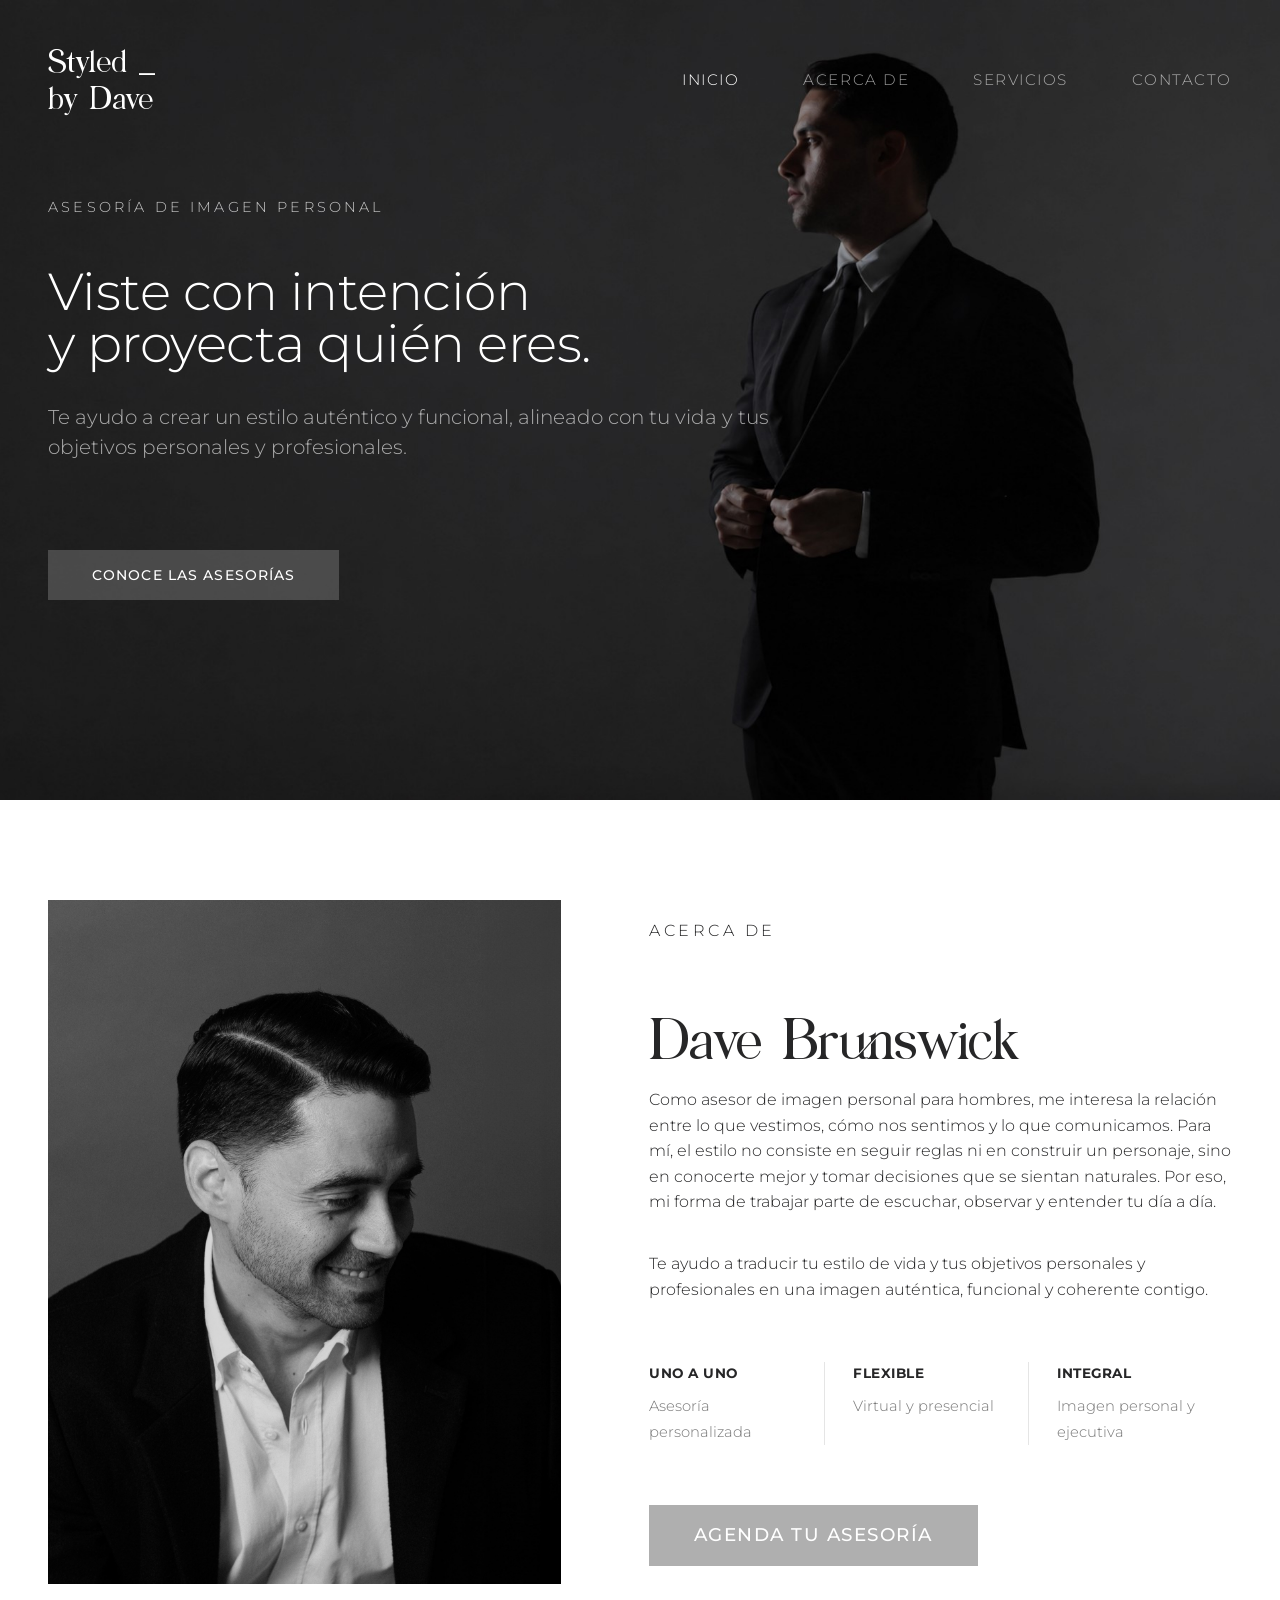
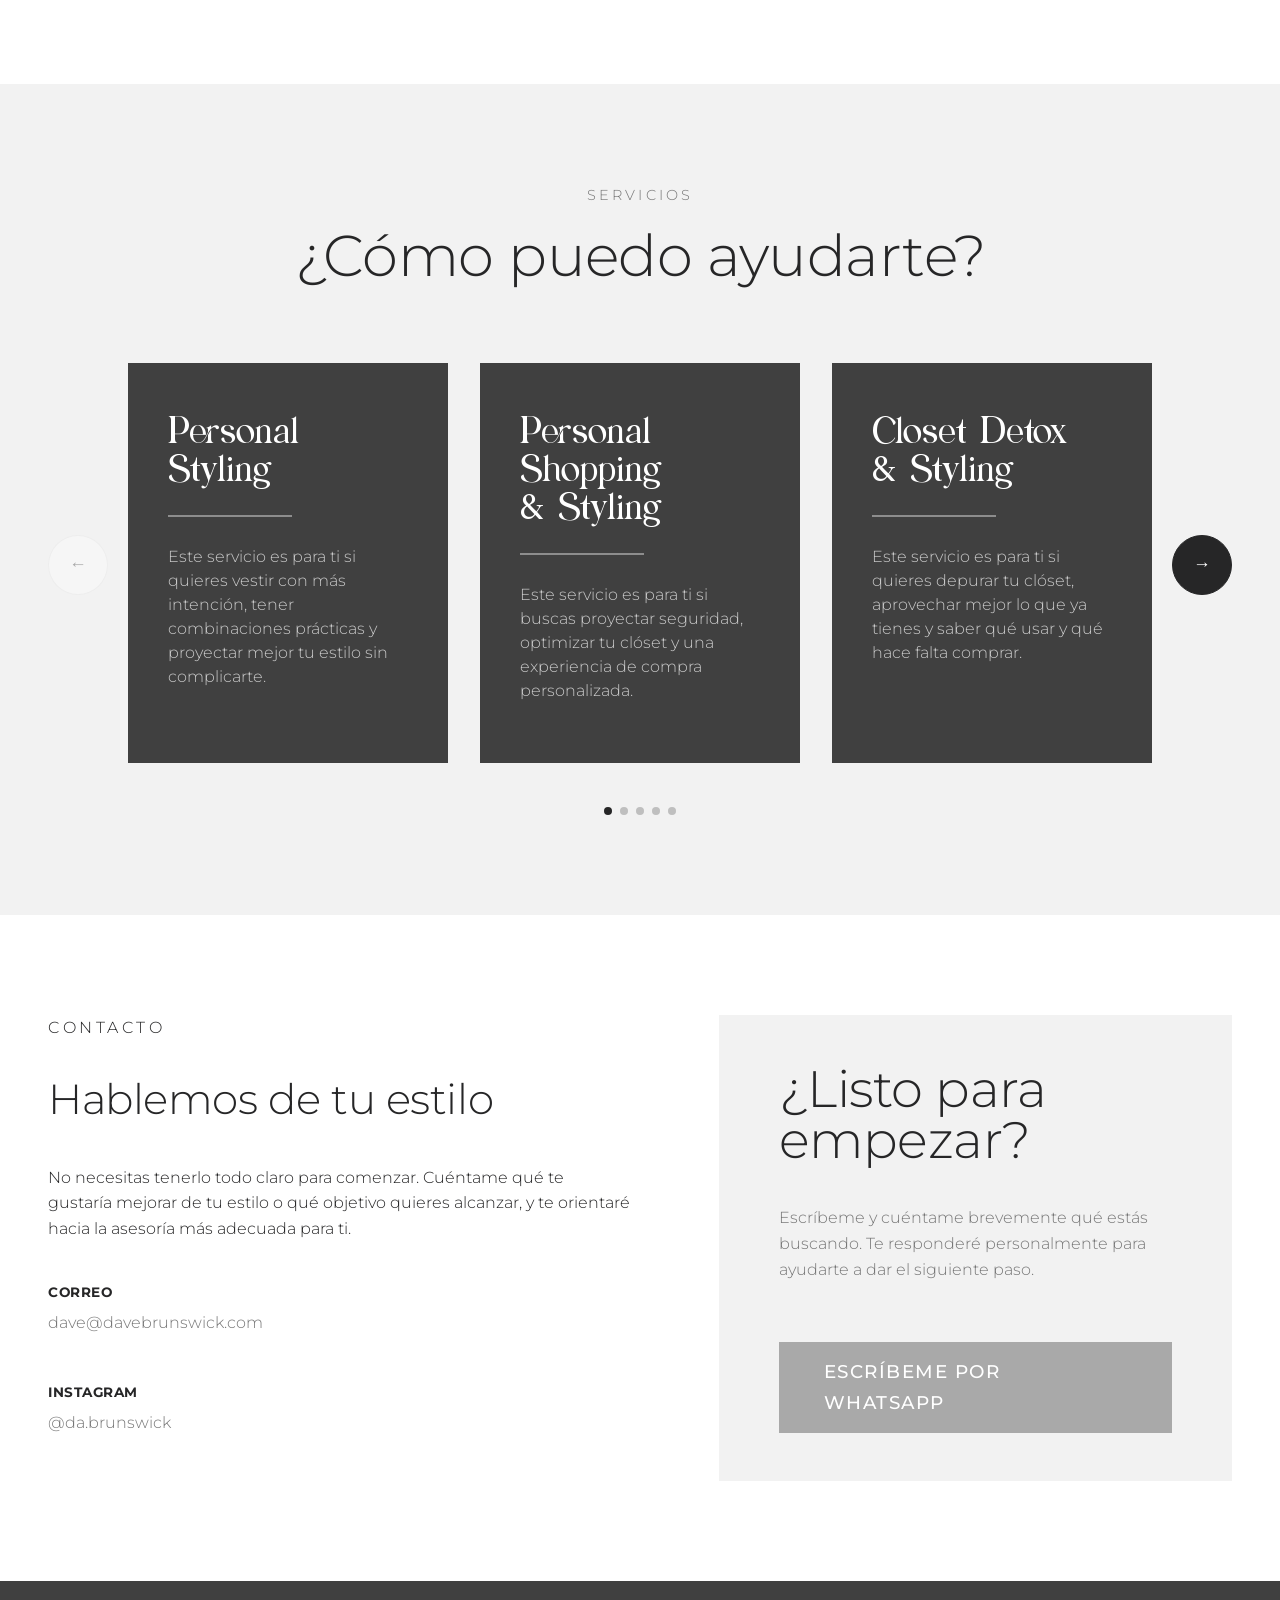
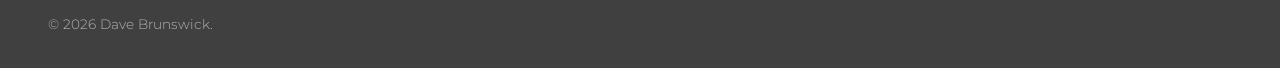
<file: index.html>
<!DOCTYPE html>
<html lang="es">
<head>
<meta charset="UTF-8">
<meta name="viewport" content="width=device-width, initial-scale=1.0">
<title>Styled by Dave · Asesoría de imagen personal</title>
<meta name="description" content="Asesoría de imagen personal para hombres: viste con intención y proyecta quién eres.">
<link rel="stylesheet" href="css/styles.css">
</head>
<body>

<header class="site-header" id="site-header">
  <div class="container header-inner">
    <a href="#inicio" class="logo">
      <span class="logo-line">Styled&nbsp;_</span>
      <span class="logo-line">by Dave</span>
    </a>

    <button class="nav-toggle" id="nav-toggle" aria-label="Abrir menú" aria-expanded="false">
      <span></span><span></span><span></span>
    </button>

    <nav class="main-nav" id="main-nav">
      <a href="#inicio" class="active">Inicio</a>
      <a href="#acerca-de">Acerca de</a>
      <a href="#servicios">Servicios</a>
      <a href="#contacto">Contacto</a>
    </nav>
  </div>
</header>

<main>

  <!-- ===== INICIO ===== -->
  <section id="inicio" class="hero">
    <div class="container">
      <div class="hero-inner">
        <p class="eyebrow">Asesoría de imagen personal</p>
        <h1>Viste con intención<br>y proyecta quién eres.</h1>
        <p class="hero-subtitle">
          Te ayudo a crear un estilo auténtico y funcional, alineado con tu vida y tus objetivos personales y profesionales.
        </p>
        <a href="#servicios" class="btn btn-primary">Conoce las asesorías</a>
      </div>
    </div>
  </section>

  <!-- ===== ACERCA DE ===== -->
  <section id="acerca-de" class="about">
    <div class="container about-inner">
      <div class="about-image">
        <img src="assets/images/dave-perfil.jpg" alt="Foto de Dave Brunswick">
      </div>
      <div class="about-content">
        <p class="eyebrow">Acerca de</p>
        <h2>Dave Brunswick</h2>
        <p>
          Como asesor de imagen personal para hombres, me interesa la relación entre lo que vestimos, cómo nos sentimos y lo
          que comunicamos. Para mí, el estilo no consiste en seguir reglas ni en construir un personaje, sino en conocerte
          mejor y tomar decisiones que se sientan naturales. Por eso, mi forma de trabajar parte de escuchar, observar y
          entender tu día a día.
        </p>
        <p>
          Te ayudo a traducir tu estilo de vida y tus objetivos personales y profesionales en una imagen auténtica, funcional
          y coherente contigo.
        </p>
        <ul class="about-features">
          <li><strong>Uno a uno</strong><span>Asesoría personalizada</span></li>
          <li><strong>Flexible</strong><span>Virtual y presencial</span></li>
          <li><strong>Integral</strong><span>Imagen personal y ejecutiva</span></li>
        </ul>
        <a href="#contacto" class="btn btn-primary">Agenda tu asesoría</a>
      </div>
    </div>
  </section>

  <!-- ===== SERVICIOS ===== -->
  <section id="servicios" class="services">
    <div class="container">
      <p class="eyebrow center">Servicios</p>
      <h2 class="section-title center">¿Cómo puedo ayudarte?</h2>

      <div class="carousel" id="services-carousel">
        <button class="carousel-arrow carousel-prev" id="carousel-prev" aria-label="Servicio anterior">&#8592;</button>

        <div class="carousel-track" id="carousel-track">

          <a class="service-card" href="servicios/personal-styling.html">
            <h3>Personal<br>Styling</h3>
            <div class="service-card-rule"></div>
            <p>Este servicio es para ti si quieres vestir con más intención, tener combinaciones prácticas y proyectar mejor tu estilo sin complicarte.</p>
          </a>

          <a class="service-card" href="servicios/personal-shopping-styling.html">
            <h3>Personal Shopping<br>&amp; Styling</h3>
            <div class="service-card-rule"></div>
            <p>Este servicio es para ti si buscas proyectar seguridad, optimizar tu clóset y una experiencia de compra personalizada.</p>
          </a>

          <a class="service-card" href="servicios/closet-detox-styling.html">
            <h3>Closet Detox<br>&amp; Styling</h3>
            <div class="service-card-rule"></div>
            <p>Este servicio es para ti si quieres depurar tu clóset, aprovechar mejor lo que ya tienes y saber qué usar y qué hace falta comprar.</p>
          </a>

          <a class="service-card" href="servicios/closet-styling.html">
            <h3>Closet<br>Styling</h3>
            <div class="service-card-rule"></div>
            <p>Este servicio es para ti si quieres construir un clóset con lo esencial, aprovechar mejor tus prendas y nuevas combinaciones que hagan más fácil vestirte cada día.</p>
          </a>

          <a class="service-card" href="servicios/executive-image-styling.html">
            <h3>Executive Image<br>&amp; Styling</h3>
            <div class="service-card-rule"></div>
            <p>Este servicio está diseñado para ejecutivos que desean proyectar una imagen más sólida, actual y alineada a su entorno profesional.</p>
          </a>

          <a class="service-card" href="servicios/executive-shopping-styling.html">
            <h3>Executive Shopping<br>&amp; Styling</h3>
            <div class="service-card-rule"></div>
            <p>Servicio para ejecutivos que buscan proyectar coherencia profesional, optimizando su clóset y comprando con intención.</p>
          </a>

          <a class="service-card" href="servicios/executive-premium-styling.html">
            <h3>Executive Premium<br>&amp; Styling</h3>
            <div class="service-card-rule"></div>
            <p>Este servicio está diseñado para perfiles ejecutivos que desean trabajar su imagen de forma más completa y elevada.</p>
          </a>

        </div>

        <button class="carousel-arrow carousel-next" id="carousel-next" aria-label="Siguiente servicio">&#8594;</button>
      </div>

      <div class="carousel-dots" id="carousel-dots"></div>
    </div>
  </section>

  <!-- ===== CONTACTO ===== -->
  <section id="contacto" class="contact">
    <div class="container contact-inner">
      <div class="contact-info">
        <p class="eyebrow">Contacto</p>
        <h2>Hablemos de tu estilo</h2>
        <p>No necesitas tenerlo todo claro para comenzar. Cuéntame qué te gustaría mejorar de tu estilo o qué objetivo quieres alcanzar, y te orientaré hacia la asesoría más adecuada para ti.</p>

        <div class="contact-block">
          <h3>Correo</h3>
          <a href="mailto:dave@davebrunswick.com">dave@davebrunswick.com</a>
        </div>

        <div class="contact-block">
          <h3>Instagram</h3>
          <a href="https://instagram.com/da.brunswick" target="_blank" rel="noopener">@da.brunswick</a>
        </div>
      </div>

      <div class="contact-cta">
        <h2>¿Listo para empezar?</h2>
        <p class="contact-cta-text">Escríbeme y cuéntame brevemente qué estás buscando. Te responderé personalmente para ayudarte a dar el siguiente paso.</p>
        <a href="https://wa.me/528120721229" target="_blank" rel="noopener" class="btn btn-primary btn-whatsapp">Escríbeme por WhatsApp</a>
      </div>
    </div>
  </section>

</main>

<footer class="site-footer">
  <div class="container footer-inner">
    <span>© <span id="year"></span> Dave Brunswick.</span>
  </div>
</footer>

<script src="js/script.js"></script>
</body>
</html>
</file>
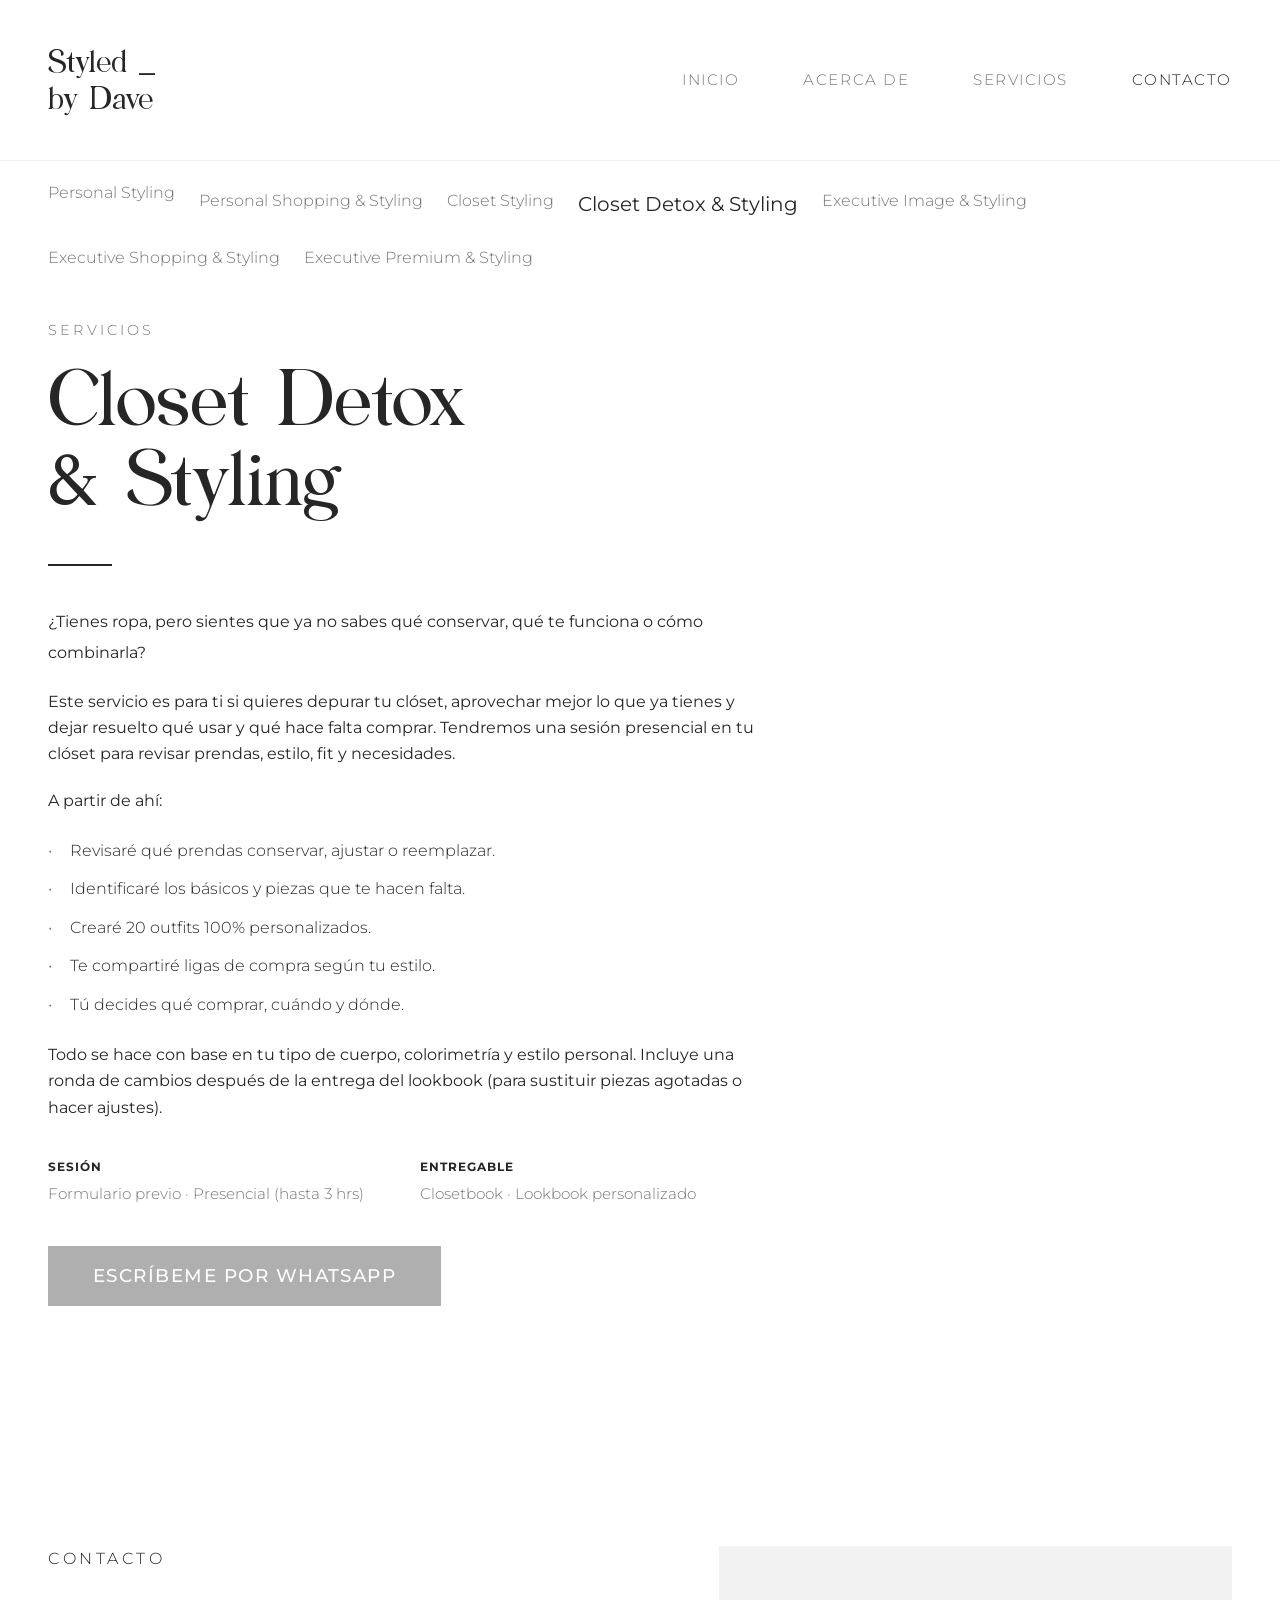
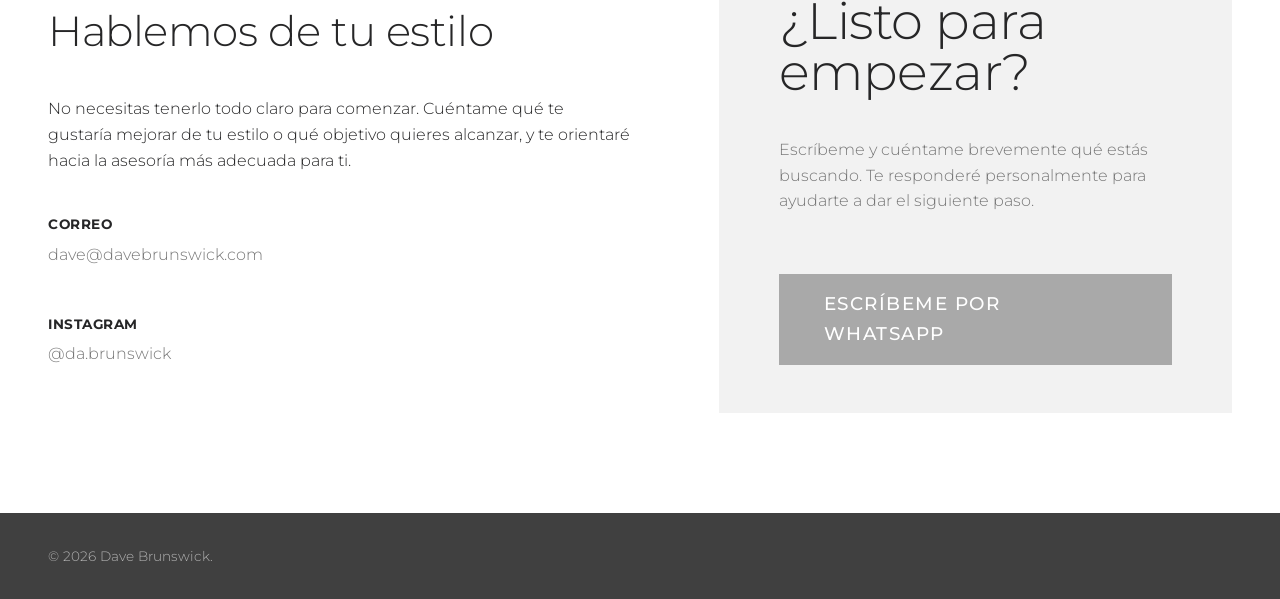
<file: servicios/closet-detox-styling.html>
<!DOCTYPE html>
<html lang="es">
<head>
<meta charset="UTF-8">
<meta name="viewport" content="width=device-width, initial-scale=1.0">
<title>Closet Detox & Styling · Styled by Dave</title>
<meta name="description" content="Depura tu clóset, aprovecha mejor lo que ya tienes y descubre qué hace falta comprar.">
<link rel="stylesheet" href="../css/styles.css">
</head>
<body class="page-interior">

<header class="site-header" id="site-header">
  <div class="container header-inner">
    <a href="../index.html#inicio" class="logo">
      <span class="logo-line">Styled&nbsp;_</span>
      <span class="logo-line">by Dave</span>
    </a>

    <button class="nav-toggle" id="nav-toggle" aria-label="Abrir menú" aria-expanded="false">
      <span></span><span></span><span></span>
    </button>

    <nav class="main-nav" id="main-nav">
      <a href="../index.html#inicio">Inicio</a>
      <a href="../index.html#acerca-de">Acerca de</a>
      <a href="../index.html#servicios" class="active">Servicios</a>
      <a href="#contacto">Contacto</a>
    </nav>
  </div>
</header>

<main>

  <section class="service-detail">
    <div class="container service-detail-layout">

      <nav class="service-sidebar">
        <a href="personal-styling.html">Personal Styling</a>
        <a href="personal-shopping-styling.html">Personal Shopping &amp; Styling</a>
        <a href="closet-styling.html">Closet Styling</a>
        <a href="closet-detox-styling.html" class="active">Closet Detox &amp; Styling</a>
        <a href="executive-image-styling.html">Executive Image &amp; Styling</a>
        <a href="executive-shopping-styling.html">Executive Shopping &amp; Styling</a>
        <a href="executive-premium-styling.html">Executive Premium &amp; Styling</a>
      </nav>

      <div class="service-panel">
        <p class="eyebrow">Servicios</p>
        <h1>Closet Detox<br>&amp; Styling</h1>
        <div class="service-panel-rule"></div>

        <div class="service-panel-content">
          <p class="service-lede">¿Tienes ropa, pero sientes que ya no sabes qué conservar, qué te funciona o cómo combinarla?</p>

          <p>Este servicio es para ti si quieres depurar tu clóset, aprovechar mejor lo que ya tienes y dejar resuelto qué usar y qué hace falta comprar. Tendremos una sesión presencial en tu clóset para revisar prendas, estilo, fit y necesidades.</p>
          <p>A partir de ahí:</p>

          <ul class="service-features">
          <li>Revisaré qué prendas conservar, ajustar o reemplazar.</li>
          <li>Identificaré los básicos y piezas que te hacen falta.</li>
          <li>Crearé 20 outfits 100% personalizados.</li>
          <li>Te compartiré ligas de compra según tu estilo.</li>
          <li>Tú decides qué comprar, cuándo y dónde.</li>
          </ul>

          <p>Todo se hace con base en tu tipo de cuerpo, colorimetría y estilo personal. Incluye una ronda de cambios después de la entrega del lookbook (para sustituir piezas agotadas o hacer ajustes).</p>

          <div class="service-meta-box">
          <div><span>Sesión</span><strong>Formulario previo · Presencial (hasta 3 hrs)</strong></div>
          <div><span>Entregable</span><strong>Closetbook · Lookbook personalizado</strong></div>
          </div>

          <a href="https://wa.me/528120721229?text=Hola%20Dave%2C%20me%20interesa%20el%20servicio%20de%20Closet%20Detox%20%26%20Styling" target="_blank" rel="noopener" class="btn btn-primary">Escríbeme por WhatsApp</a>
        </div>
      </div>

    </div>
  </section>

  <!-- ===== CONTACTO ===== -->
  <section id="contacto" class="contact">
    <div class="container contact-inner">
      <div class="contact-info">
        <p class="eyebrow">Contacto</p>
        <h2>Hablemos de tu estilo</h2>
        <p>No necesitas tenerlo todo claro para comenzar. Cuéntame qué te gustaría mejorar de tu estilo o qué objetivo quieres alcanzar, y te orientaré hacia la asesoría más adecuada para ti.</p>

        <div class="contact-block">
          <h3>Correo</h3>
          <a href="mailto:dave@davebrunswick.com">dave@davebrunswick.com</a>
        </div>

        <div class="contact-block">
          <h3>Instagram</h3>
          <a href="https://instagram.com/da.brunswick" target="_blank" rel="noopener">@da.brunswick</a>
        </div>
      </div>

      <div class="contact-cta">
        <h2>¿Listo para empezar?</h2>
        <p class="contact-cta-text">Escríbeme y cuéntame brevemente qué estás buscando. Te responderé personalmente para ayudarte a dar el siguiente paso.</p>
        <a href="https://wa.me/528120721229" target="_blank" rel="noopener" class="btn btn-primary btn-whatsapp">Escríbeme por WhatsApp</a>
      </div>
    </div>
  </section>

</main>

<footer class="site-footer">
  <div class="container footer-inner">
    <span>© <span id="year"></span> Dave Brunswick.</span>
  </div>
</footer>

<script src="../js/script.js"></script>
</body>
</html>
</file>
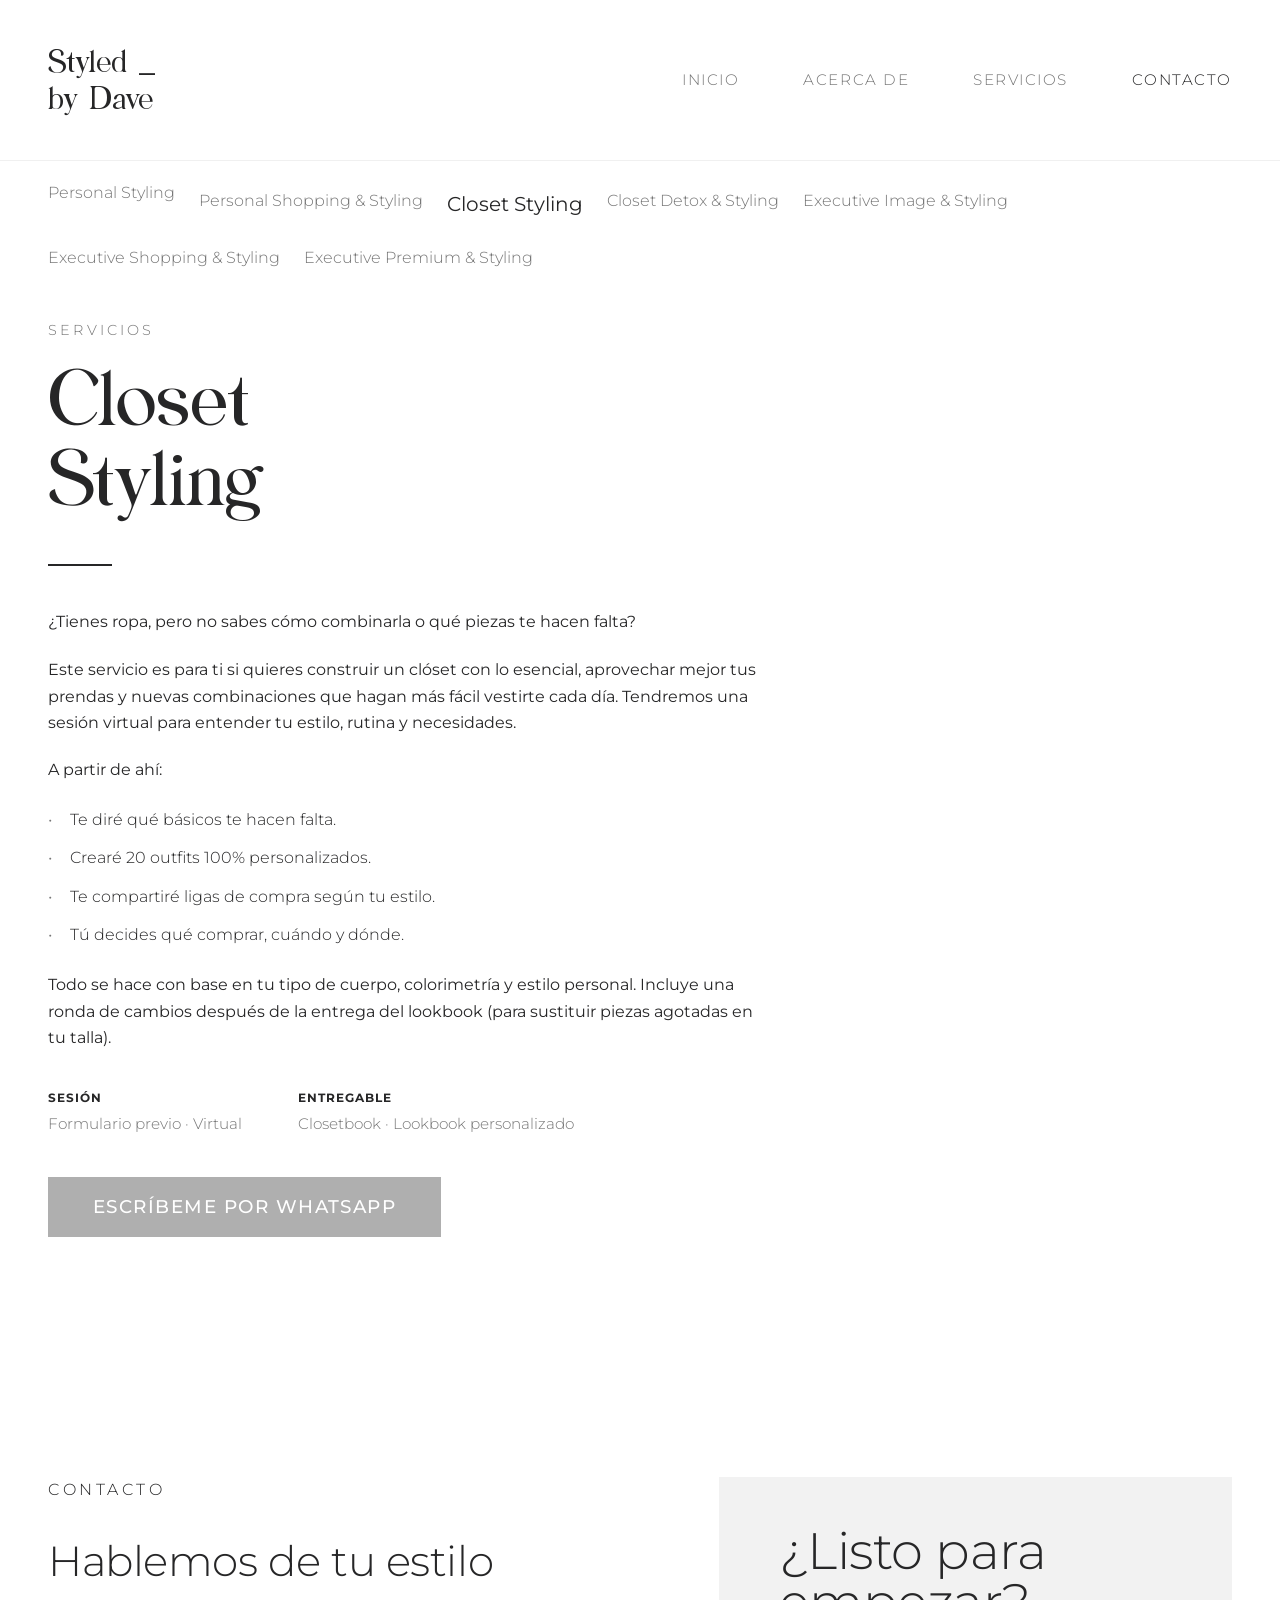
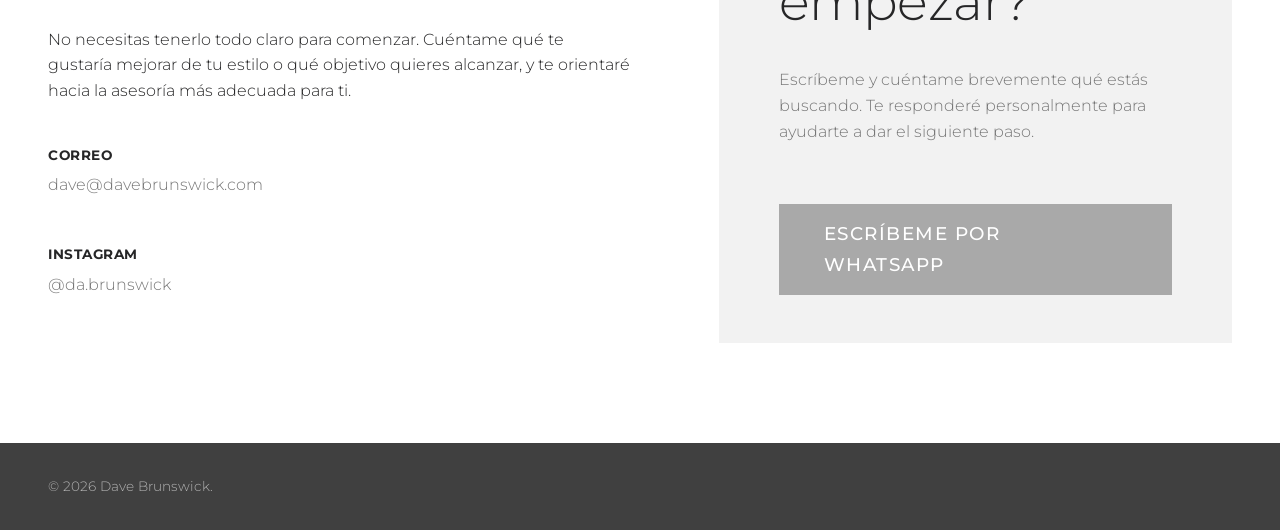
<file: servicios/closet-styling.html>
<!DOCTYPE html>
<html lang="es">
<head>
<meta charset="UTF-8">
<meta name="viewport" content="width=device-width, initial-scale=1.0">
<title>Closet Styling · Styled by Dave</title>
<meta name="description" content="Arma tu clóset con lo esencial y aprovecha mejor las prendas que ya tienes.">
<link rel="stylesheet" href="../css/styles.css">
</head>
<body class="page-interior">

<header class="site-header" id="site-header">
  <div class="container header-inner">
    <a href="../index.html#inicio" class="logo">
      <span class="logo-line">Styled&nbsp;_</span>
      <span class="logo-line">by Dave</span>
    </a>

    <button class="nav-toggle" id="nav-toggle" aria-label="Abrir menú" aria-expanded="false">
      <span></span><span></span><span></span>
    </button>

    <nav class="main-nav" id="main-nav">
      <a href="../index.html#inicio">Inicio</a>
      <a href="../index.html#acerca-de">Acerca de</a>
      <a href="../index.html#servicios" class="active">Servicios</a>
      <a href="#contacto">Contacto</a>
    </nav>
  </div>
</header>

<main>

  <section class="service-detail">
    <div class="container service-detail-layout">

      <nav class="service-sidebar">
        <a href="personal-styling.html">Personal Styling</a>
        <a href="personal-shopping-styling.html">Personal Shopping &amp; Styling</a>
        <a href="closet-styling.html" class="active">Closet Styling</a>
        <a href="closet-detox-styling.html">Closet Detox &amp; Styling</a>
        <a href="executive-image-styling.html">Executive Image &amp; Styling</a>
        <a href="executive-shopping-styling.html">Executive Shopping &amp; Styling</a>
        <a href="executive-premium-styling.html">Executive Premium &amp; Styling</a>
      </nav>

      <div class="service-panel">
        <p class="eyebrow">Servicios</p>
        <h1>Closet<br>Styling</h1>
        <div class="service-panel-rule"></div>

        <div class="service-panel-content">
          <p class="service-lede">¿Tienes ropa, pero no sabes cómo combinarla o qué piezas te hacen falta?</p>

          <p>Este servicio es para ti si quieres construir un clóset con lo esencial, aprovechar mejor tus prendas y nuevas combinaciones que hagan más fácil vestirte cada día. Tendremos una sesión virtual para entender tu estilo, rutina y necesidades.</p>
          <p>A partir de ahí:</p>

          <ul class="service-features">
          <li>Te diré qué básicos te hacen falta.</li>
          <li>Crearé 20 outfits 100% personalizados.</li>
          <li>Te compartiré ligas de compra según tu estilo.</li>
          <li>Tú decides qué comprar, cuándo y dónde.</li>
          </ul>

          <p>Todo se hace con base en tu tipo de cuerpo, colorimetría y estilo personal. Incluye una ronda de cambios después de la entrega del lookbook (para sustituir piezas agotadas en tu talla).</p>

          <div class="service-meta-box">
          <div><span>Sesión</span><strong>Formulario previo · Virtual</strong></div>
          <div><span>Entregable</span><strong>Closetbook · Lookbook personalizado</strong></div>
          </div>

          <a href="https://wa.me/528120721229?text=Hola%20Dave%2C%20me%20interesa%20el%20servicio%20de%20Closet%20Styling" target="_blank" rel="noopener" class="btn btn-primary">Escríbeme por WhatsApp</a>
        </div>
      </div>

    </div>
  </section>

  <!-- ===== CONTACTO ===== -->
  <section id="contacto" class="contact">
    <div class="container contact-inner">
      <div class="contact-info">
        <p class="eyebrow">Contacto</p>
        <h2>Hablemos de tu estilo</h2>
        <p>No necesitas tenerlo todo claro para comenzar. Cuéntame qué te gustaría mejorar de tu estilo o qué objetivo quieres alcanzar, y te orientaré hacia la asesoría más adecuada para ti.</p>

        <div class="contact-block">
          <h3>Correo</h3>
          <a href="mailto:dave@davebrunswick.com">dave@davebrunswick.com</a>
        </div>

        <div class="contact-block">
          <h3>Instagram</h3>
          <a href="https://instagram.com/da.brunswick" target="_blank" rel="noopener">@da.brunswick</a>
        </div>
      </div>

      <div class="contact-cta">
        <h2>¿Listo para empezar?</h2>
        <p class="contact-cta-text">Escríbeme y cuéntame brevemente qué estás buscando. Te responderé personalmente para ayudarte a dar el siguiente paso.</p>
        <a href="https://wa.me/528120721229" target="_blank" rel="noopener" class="btn btn-primary btn-whatsapp">Escríbeme por WhatsApp</a>
      </div>
    </div>
  </section>

</main>

<footer class="site-footer">
  <div class="container footer-inner">
    <span>© <span id="year"></span> Dave Brunswick.</span>
  </div>
</footer>

<script src="../js/script.js"></script>
</body>
</html>
</file>
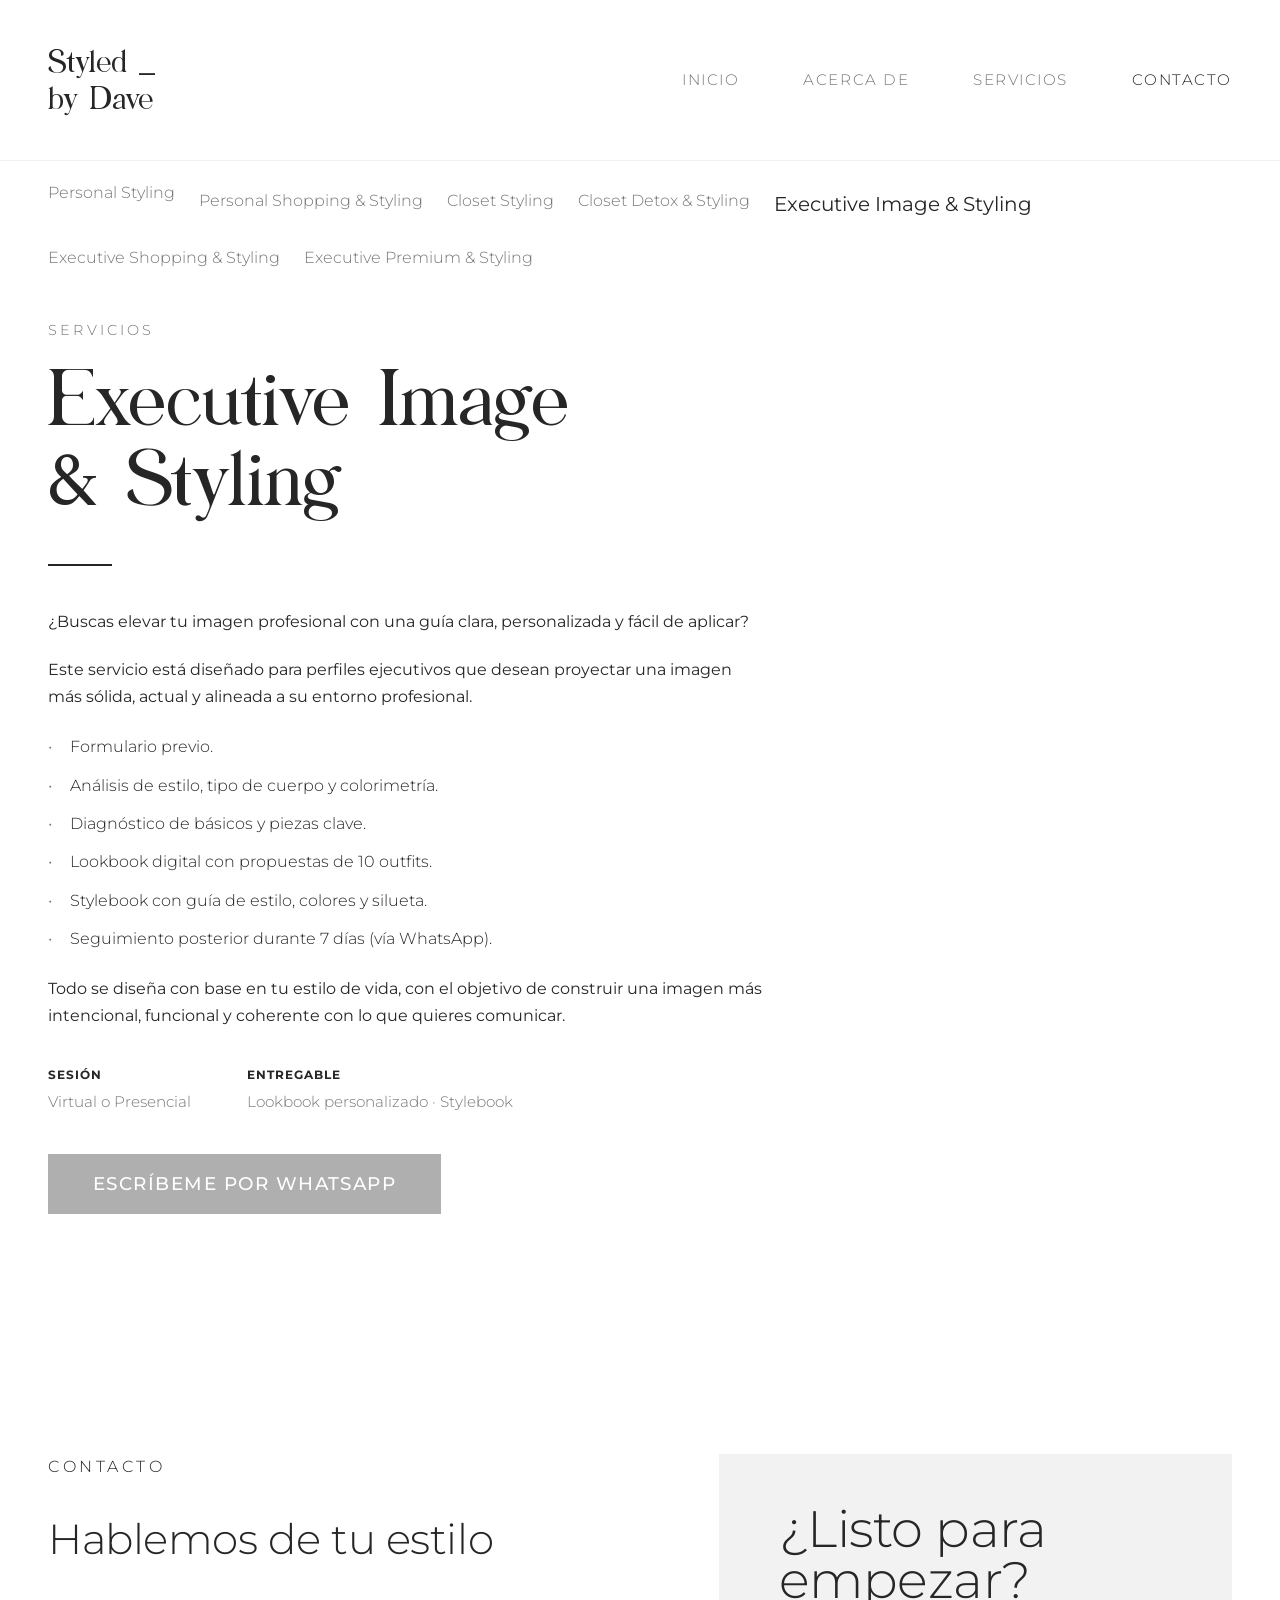
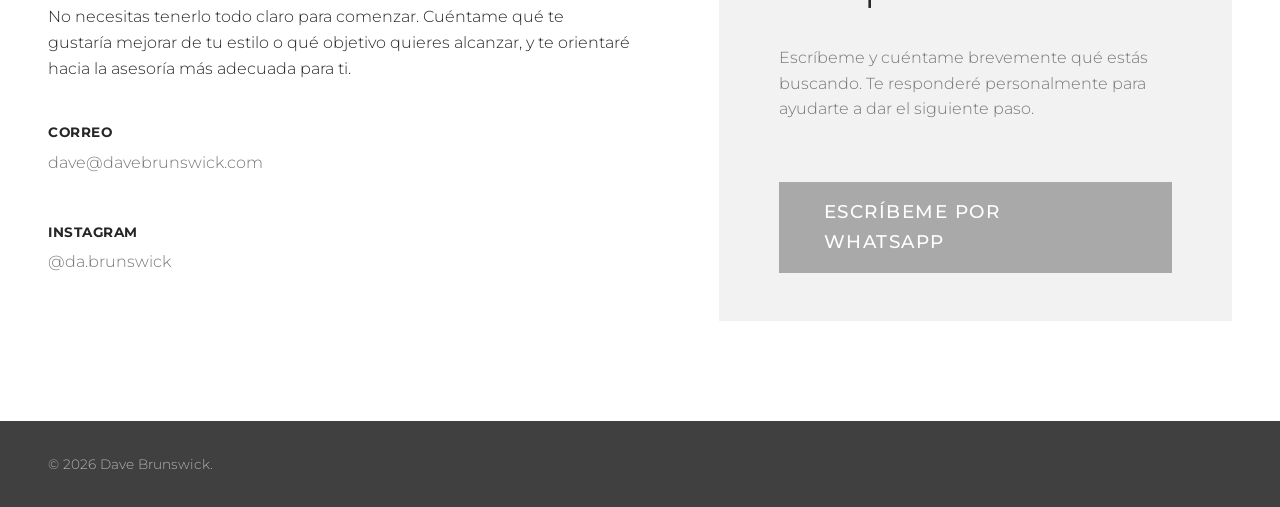
<file: servicios/executive-image-styling.html>
<!DOCTYPE html>
<html lang="es">
<head>
<meta charset="UTF-8">
<meta name="viewport" content="width=device-width, initial-scale=1.0">
<title>Executive Image & Styling · Styled by Dave</title>
<meta name="description" content="Imagen ejecutiva más sólida, actual y alineada a tu entorno profesional.">
<link rel="stylesheet" href="../css/styles.css">
</head>
<body class="page-interior">

<header class="site-header" id="site-header">
  <div class="container header-inner">
    <a href="../index.html#inicio" class="logo">
      <span class="logo-line">Styled&nbsp;_</span>
      <span class="logo-line">by Dave</span>
    </a>

    <button class="nav-toggle" id="nav-toggle" aria-label="Abrir menú" aria-expanded="false">
      <span></span><span></span><span></span>
    </button>

    <nav class="main-nav" id="main-nav">
      <a href="../index.html#inicio">Inicio</a>
      <a href="../index.html#acerca-de">Acerca de</a>
      <a href="../index.html#servicios" class="active">Servicios</a>
      <a href="#contacto">Contacto</a>
    </nav>
  </div>
</header>

<main>

  <section class="service-detail">
    <div class="container service-detail-layout">

      <nav class="service-sidebar">
        <a href="personal-styling.html">Personal Styling</a>
        <a href="personal-shopping-styling.html">Personal Shopping &amp; Styling</a>
        <a href="closet-styling.html">Closet Styling</a>
        <a href="closet-detox-styling.html">Closet Detox &amp; Styling</a>
        <a href="executive-image-styling.html" class="active">Executive Image &amp; Styling</a>
        <a href="executive-shopping-styling.html">Executive Shopping &amp; Styling</a>
        <a href="executive-premium-styling.html">Executive Premium &amp; Styling</a>
      </nav>

      <div class="service-panel">
        <p class="eyebrow">Servicios</p>
        <h1>Executive Image<br>&amp; Styling</h1>
        <div class="service-panel-rule"></div>

        <div class="service-panel-content">
          <p class="service-lede">¿Buscas elevar tu imagen profesional con una guía clara, personalizada y fácil de aplicar?</p>

          <p>Este servicio está diseñado para perfiles ejecutivos que desean proyectar una imagen más sólida, actual y alineada a su entorno profesional.</p>

          <ul class="service-features">
          <li>Formulario previo.</li>
          <li>Análisis de estilo, tipo de cuerpo y colorimetría.</li>
          <li>Diagnóstico de básicos y piezas clave.</li>
          <li>Lookbook digital con propuestas de 10 outfits.</li>
          <li>Stylebook con guía de estilo, colores y silueta.</li>
          <li>Seguimiento posterior durante 7 días (vía WhatsApp).</li>
          </ul>

          <p>Todo se diseña con base en tu estilo de vida, con el objetivo de construir una imagen más intencional, funcional y coherente con lo que quieres comunicar.</p>

          <div class="service-meta-box">
          <div><span>Sesión</span><strong>Virtual o Presencial</strong></div>
          <div><span>Entregable</span><strong>Lookbook personalizado · Stylebook</strong></div>
          </div>

          <a href="https://wa.me/528120721229?text=Hola%20Dave%2C%20me%20interesa%20el%20servicio%20de%20Executive%20Image%20%26%20Styling" target="_blank" rel="noopener" class="btn btn-primary">Escríbeme por WhatsApp</a>
        </div>
      </div>

    </div>
  </section>

  <!-- ===== CONTACTO ===== -->
  <section id="contacto" class="contact">
    <div class="container contact-inner">
      <div class="contact-info">
        <p class="eyebrow">Contacto</p>
        <h2>Hablemos de tu estilo</h2>
        <p>No necesitas tenerlo todo claro para comenzar. Cuéntame qué te gustaría mejorar de tu estilo o qué objetivo quieres alcanzar, y te orientaré hacia la asesoría más adecuada para ti.</p>

        <div class="contact-block">
          <h3>Correo</h3>
          <a href="mailto:dave@davebrunswick.com">dave@davebrunswick.com</a>
        </div>

        <div class="contact-block">
          <h3>Instagram</h3>
          <a href="https://instagram.com/da.brunswick" target="_blank" rel="noopener">@da.brunswick</a>
        </div>
      </div>

      <div class="contact-cta">
        <h2>¿Listo para empezar?</h2>
        <p class="contact-cta-text">Escríbeme y cuéntame brevemente qué estás buscando. Te responderé personalmente para ayudarte a dar el siguiente paso.</p>
        <a href="https://wa.me/528120721229" target="_blank" rel="noopener" class="btn btn-primary btn-whatsapp">Escríbeme por WhatsApp</a>
      </div>
    </div>
  </section>

</main>

<footer class="site-footer">
  <div class="container footer-inner">
    <span>© <span id="year"></span> Dave Brunswick.</span>
  </div>
</footer>

<script src="../js/script.js"></script>
</body>
</html>
</file>
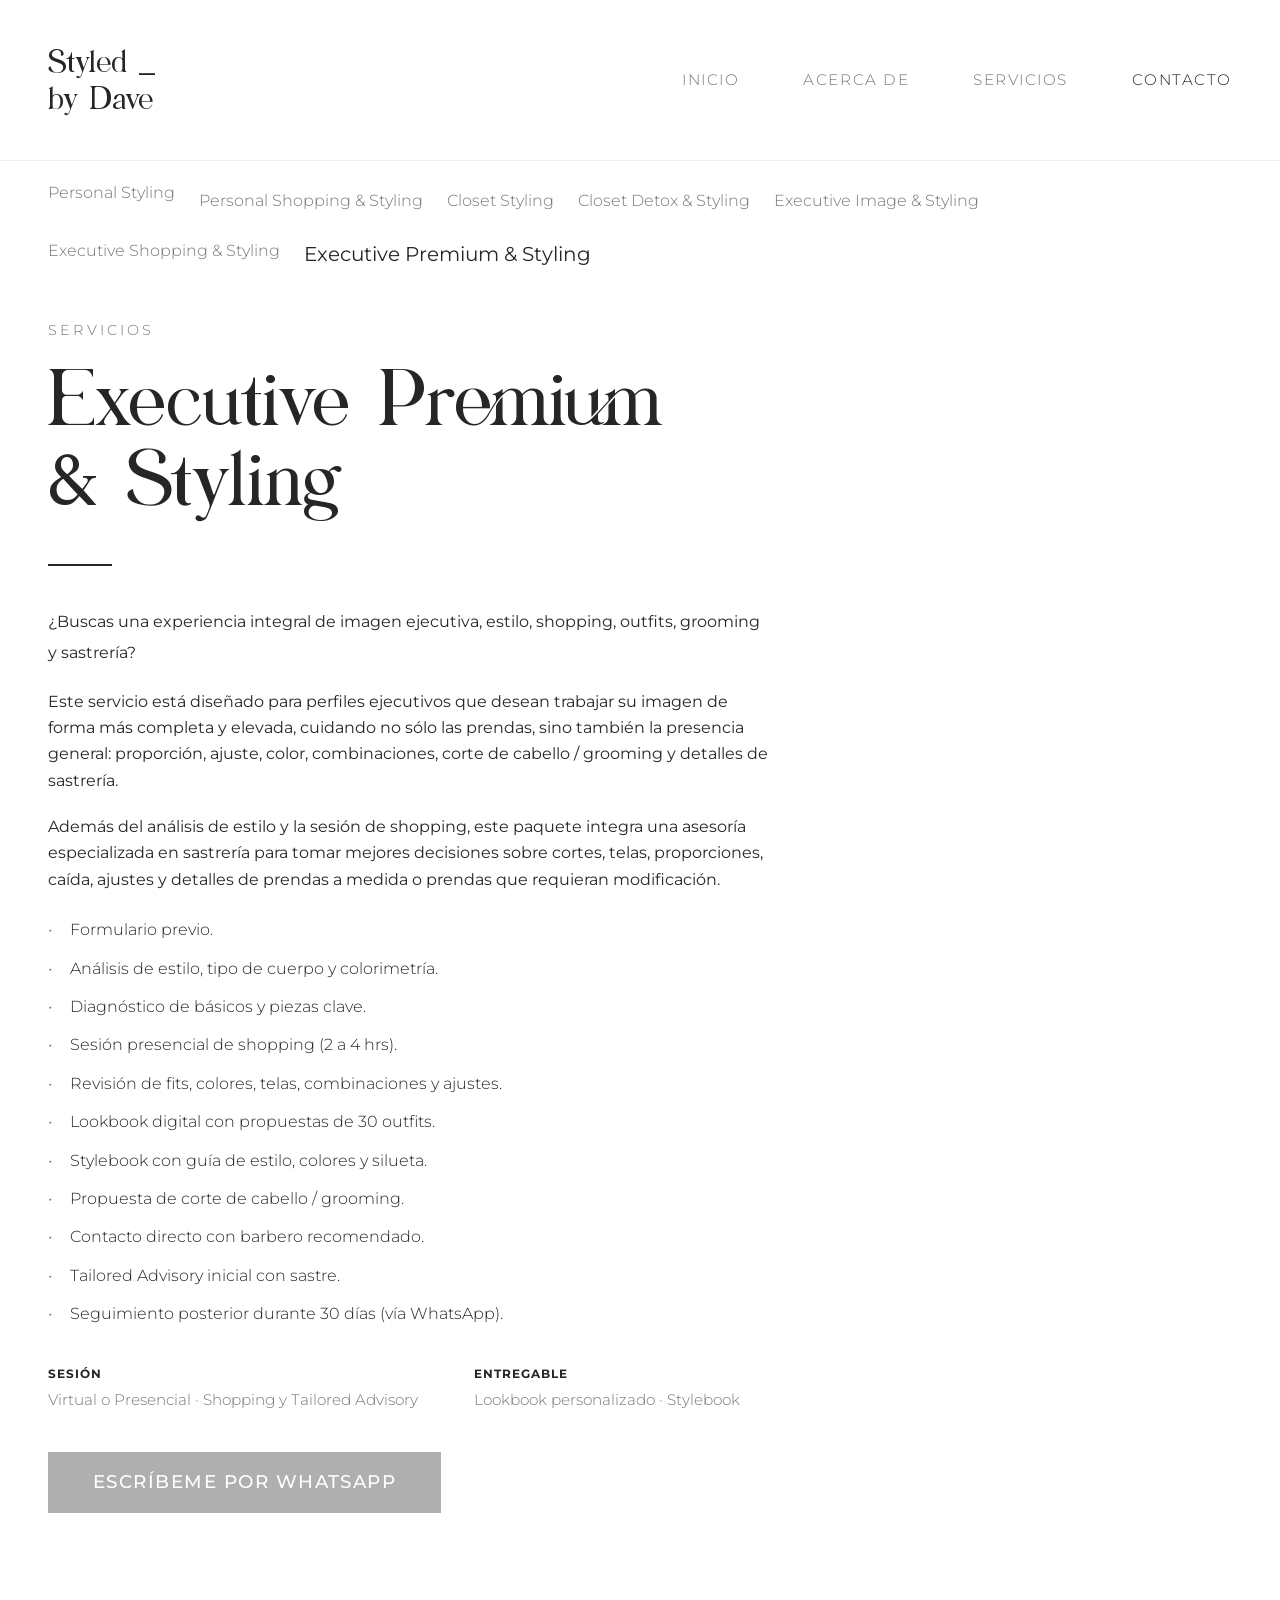
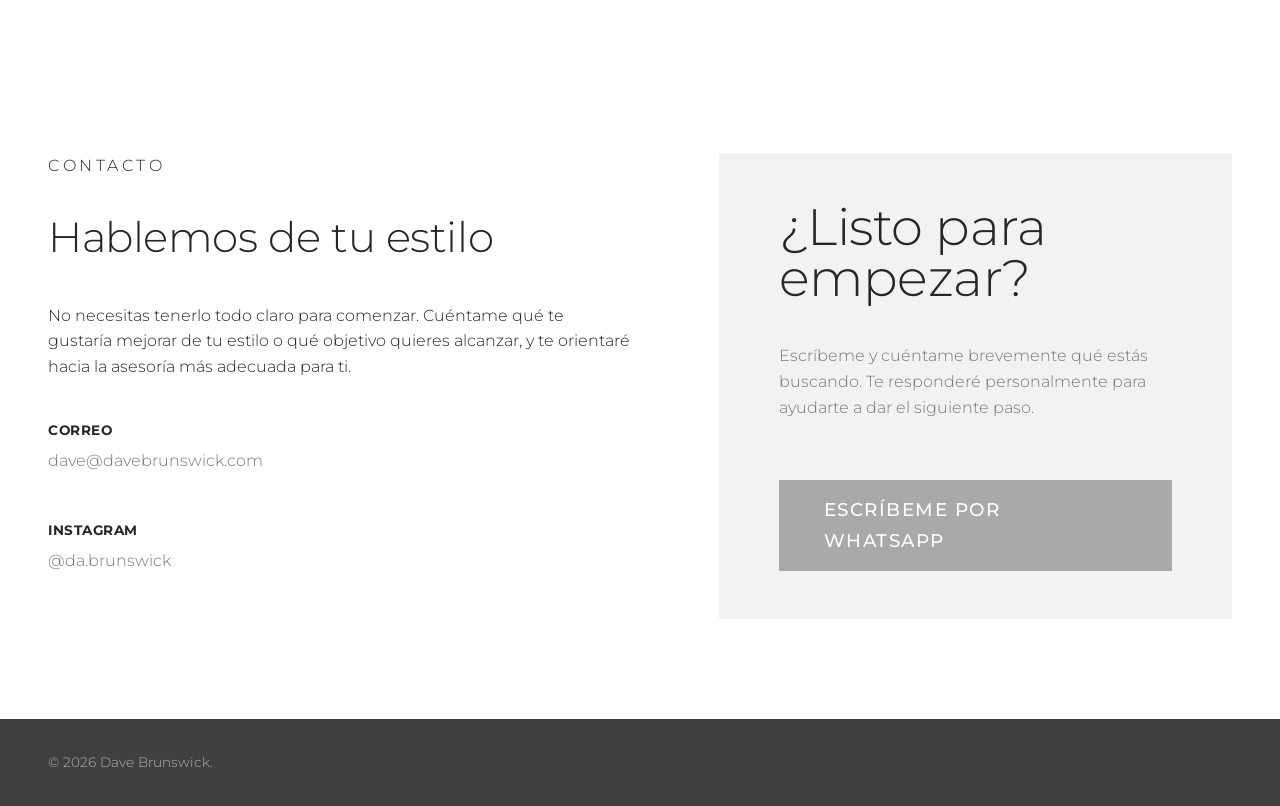
<file: servicios/executive-premium-styling.html>
<!DOCTYPE html>
<html lang="es">
<head>
<meta charset="UTF-8">
<meta name="viewport" content="width=device-width, initial-scale=1.0">
<title>Executive Premium & Styling · Styled by Dave</title>
<meta name="description" content="La experiencia integral: imagen ejecutiva, shopping, outfits, grooming y sastrería a medida.">
<link rel="stylesheet" href="../css/styles.css">
</head>
<body class="page-interior">

<header class="site-header" id="site-header">
  <div class="container header-inner">
    <a href="../index.html#inicio" class="logo">
      <span class="logo-line">Styled&nbsp;_</span>
      <span class="logo-line">by Dave</span>
    </a>

    <button class="nav-toggle" id="nav-toggle" aria-label="Abrir menú" aria-expanded="false">
      <span></span><span></span><span></span>
    </button>

    <nav class="main-nav" id="main-nav">
      <a href="../index.html#inicio">Inicio</a>
      <a href="../index.html#acerca-de">Acerca de</a>
      <a href="../index.html#servicios" class="active">Servicios</a>
      <a href="#contacto">Contacto</a>
    </nav>
  </div>
</header>

<main>

  <section class="service-detail">
    <div class="container service-detail-layout">

      <nav class="service-sidebar">
        <a href="personal-styling.html">Personal Styling</a>
        <a href="personal-shopping-styling.html">Personal Shopping &amp; Styling</a>
        <a href="closet-styling.html">Closet Styling</a>
        <a href="closet-detox-styling.html">Closet Detox &amp; Styling</a>
        <a href="executive-image-styling.html">Executive Image &amp; Styling</a>
        <a href="executive-shopping-styling.html">Executive Shopping &amp; Styling</a>
        <a href="executive-premium-styling.html" class="active">Executive Premium &amp; Styling</a>
      </nav>

      <div class="service-panel">
        <p class="eyebrow">Servicios</p>
        <h1>Executive Premium<br>&amp; Styling</h1>
        <div class="service-panel-rule"></div>

        <div class="service-panel-content">
          <p class="service-lede">¿Buscas una experiencia integral de imagen ejecutiva, estilo, shopping, outfits, grooming y sastrería?</p>

          <p>Este servicio está diseñado para perfiles ejecutivos que desean trabajar su imagen de forma más completa y elevada, cuidando no sólo las prendas, sino también la presencia general: proporción, ajuste, color, combinaciones, corte de cabello / grooming y detalles de sastrería.</p>
          <p>Además del análisis de estilo y la sesión de shopping, este paquete integra una asesoría especializada en sastrería para tomar mejores decisiones sobre cortes, telas, proporciones, caída, ajustes y detalles de prendas a medida o prendas que requieran modificación.</p>

          <ul class="service-features">
          <li>Formulario previo.</li>
          <li>Análisis de estilo, tipo de cuerpo y colorimetría.</li>
          <li>Diagnóstico de básicos y piezas clave.</li>
          <li>Sesión presencial de shopping (2 a 4 hrs).</li>
          <li>Revisión de fits, colores, telas, combinaciones y ajustes.</li>
          <li>Lookbook digital con propuestas de 30 outfits.</li>
          <li>Stylebook con guía de estilo, colores y silueta.</li>
          <li>Propuesta de corte de cabello / grooming.</li>
          <li>Contacto directo con barbero recomendado.</li>
          <li>Tailored Advisory inicial con sastre.</li>
          <li>Seguimiento posterior durante 30 días (vía WhatsApp).</li>
          </ul>

          <div class="service-meta-box">
          <div><span>Sesión</span><strong>Virtual o Presencial · Shopping y Tailored Advisory</strong></div>
          <div><span>Entregable</span><strong>Lookbook personalizado · Stylebook</strong></div>
          </div>

          <a href="https://wa.me/528120721229?text=Hola%20Dave%2C%20me%20interesa%20el%20servicio%20de%20Executive%20Premium%20%26%20Styling" target="_blank" rel="noopener" class="btn btn-primary">Escríbeme por WhatsApp</a>
        </div>
      </div>

    </div>
  </section>

  <!-- ===== CONTACTO ===== -->
  <section id="contacto" class="contact">
    <div class="container contact-inner">
      <div class="contact-info">
        <p class="eyebrow">Contacto</p>
        <h2>Hablemos de tu estilo</h2>
        <p>No necesitas tenerlo todo claro para comenzar. Cuéntame qué te gustaría mejorar de tu estilo o qué objetivo quieres alcanzar, y te orientaré hacia la asesoría más adecuada para ti.</p>

        <div class="contact-block">
          <h3>Correo</h3>
          <a href="mailto:dave@davebrunswick.com">dave@davebrunswick.com</a>
        </div>

        <div class="contact-block">
          <h3>Instagram</h3>
          <a href="https://instagram.com/da.brunswick" target="_blank" rel="noopener">@da.brunswick</a>
        </div>
      </div>

      <div class="contact-cta">
        <h2>¿Listo para empezar?</h2>
        <p class="contact-cta-text">Escríbeme y cuéntame brevemente qué estás buscando. Te responderé personalmente para ayudarte a dar el siguiente paso.</p>
        <a href="https://wa.me/528120721229" target="_blank" rel="noopener" class="btn btn-primary btn-whatsapp">Escríbeme por WhatsApp</a>
      </div>
    </div>
  </section>

</main>

<footer class="site-footer">
  <div class="container footer-inner">
    <span>© <span id="year"></span> Dave Brunswick.</span>
  </div>
</footer>

<script src="../js/script.js"></script>
</body>
</html>
</file>
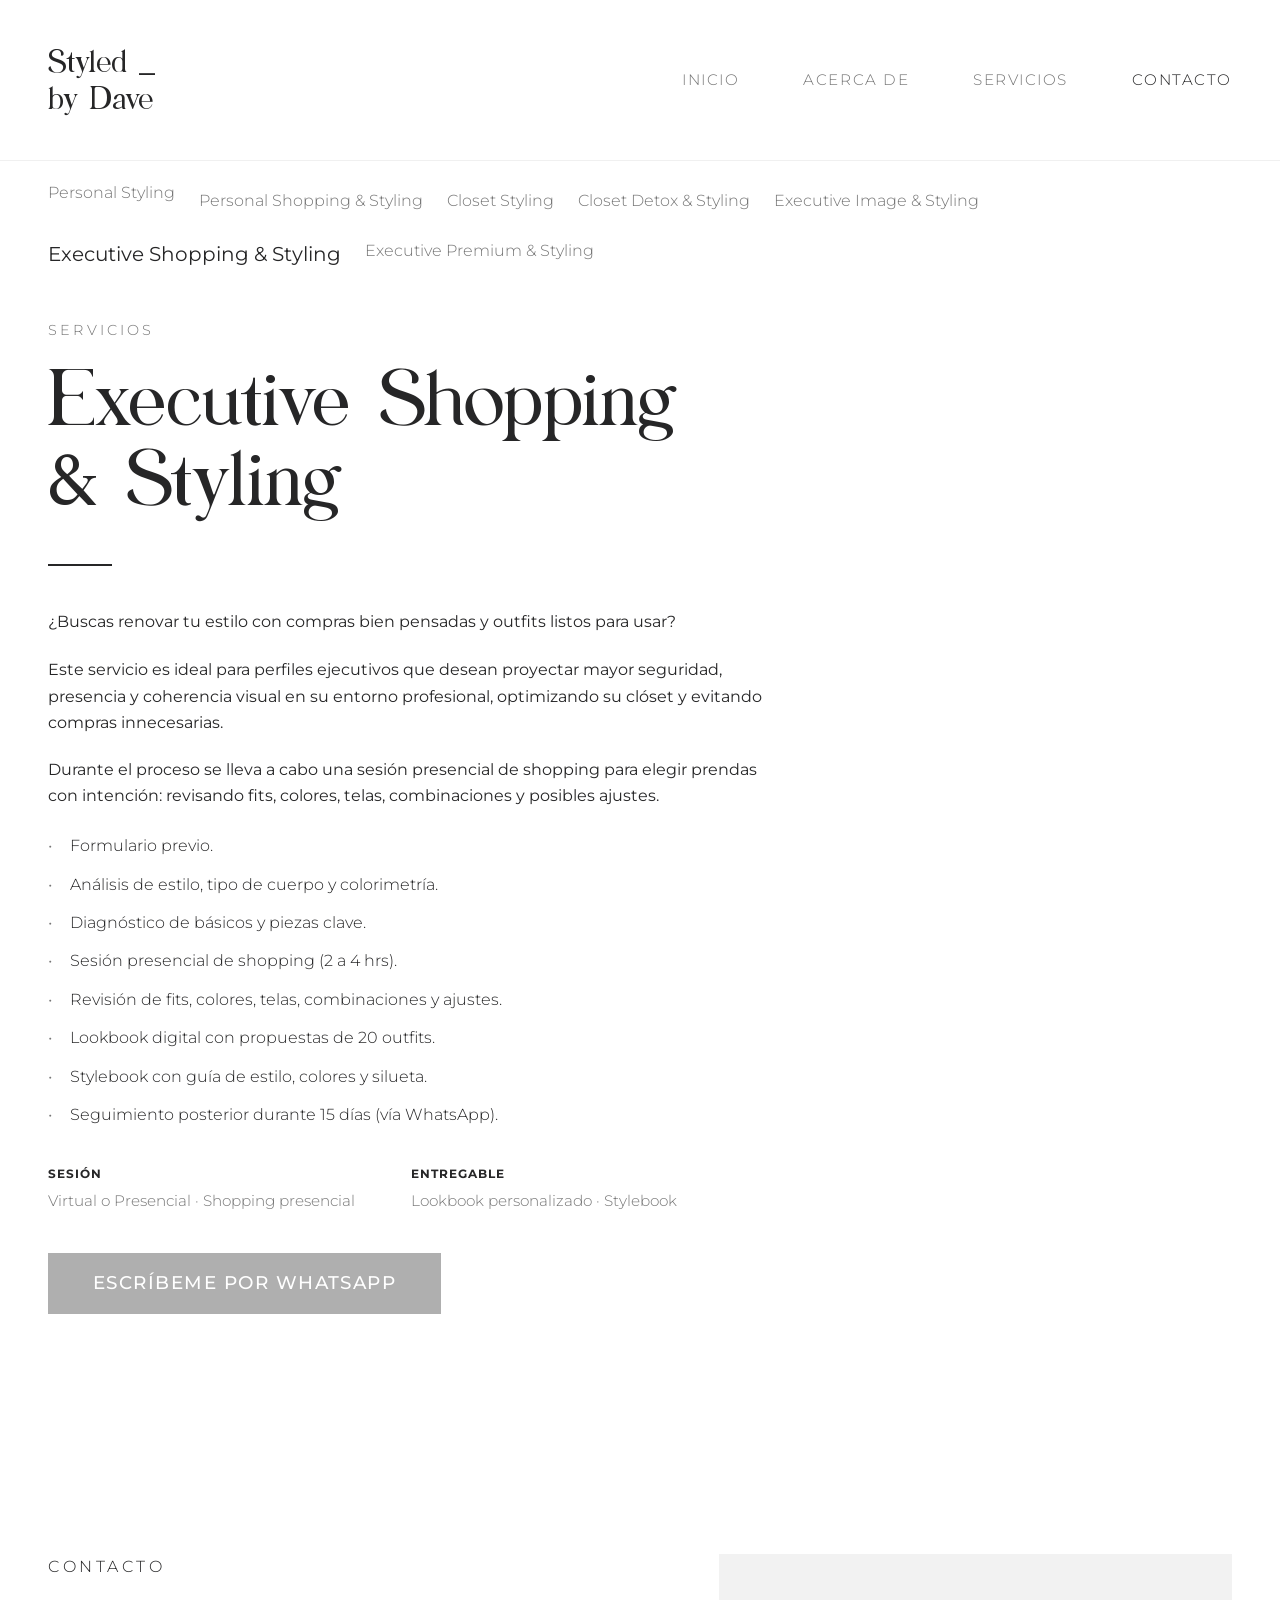
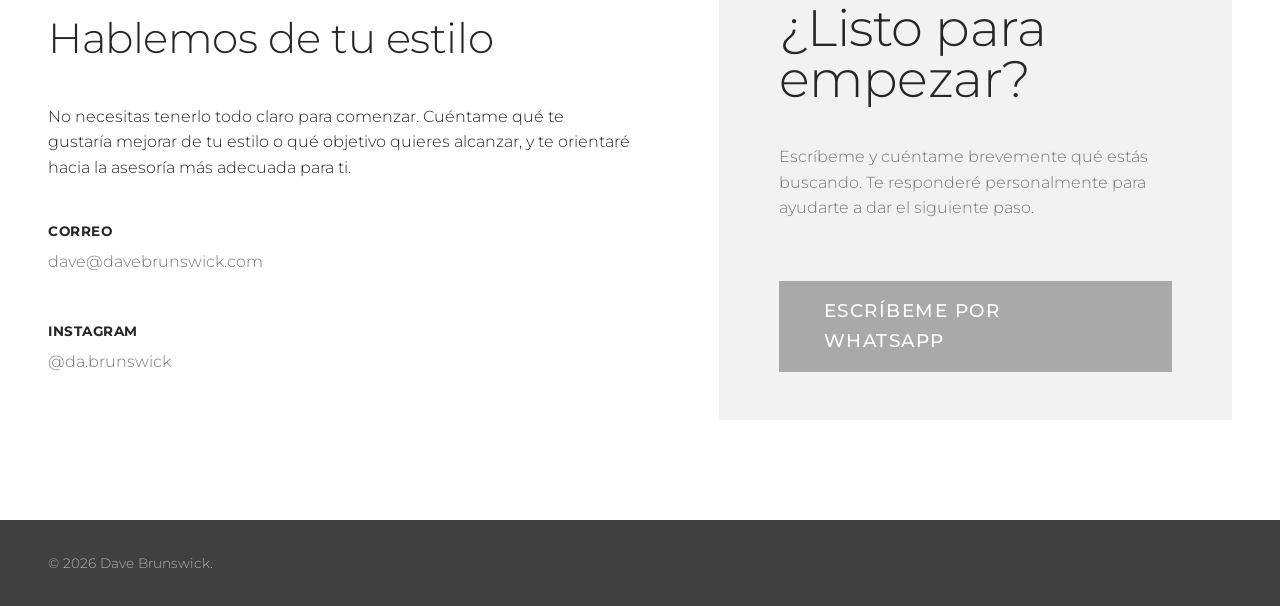
<file: servicios/executive-shopping-styling.html>
<!DOCTYPE html>
<html lang="es">
<head>
<meta charset="UTF-8">
<meta name="viewport" content="width=device-width, initial-scale=1.0">
<title>Executive Shopping & Styling · Styled by Dave</title>
<meta name="description" content="Compras ejecutivas con intención: fits, colores, telas y combinaciones, sin comprar de más.">
<link rel="stylesheet" href="../css/styles.css">
</head>
<body class="page-interior">

<header class="site-header" id="site-header">
  <div class="container header-inner">
    <a href="../index.html#inicio" class="logo">
      <span class="logo-line">Styled&nbsp;_</span>
      <span class="logo-line">by Dave</span>
    </a>

    <button class="nav-toggle" id="nav-toggle" aria-label="Abrir menú" aria-expanded="false">
      <span></span><span></span><span></span>
    </button>

    <nav class="main-nav" id="main-nav">
      <a href="../index.html#inicio">Inicio</a>
      <a href="../index.html#acerca-de">Acerca de</a>
      <a href="../index.html#servicios" class="active">Servicios</a>
      <a href="#contacto">Contacto</a>
    </nav>
  </div>
</header>

<main>

  <section class="service-detail">
    <div class="container service-detail-layout">

      <nav class="service-sidebar">
        <a href="personal-styling.html">Personal Styling</a>
        <a href="personal-shopping-styling.html">Personal Shopping &amp; Styling</a>
        <a href="closet-styling.html">Closet Styling</a>
        <a href="closet-detox-styling.html">Closet Detox &amp; Styling</a>
        <a href="executive-image-styling.html">Executive Image &amp; Styling</a>
        <a href="executive-shopping-styling.html" class="active">Executive Shopping &amp; Styling</a>
        <a href="executive-premium-styling.html">Executive Premium &amp; Styling</a>
      </nav>

      <div class="service-panel">
        <p class="eyebrow">Servicios</p>
        <h1>Executive Shopping<br>&amp; Styling</h1>
        <div class="service-panel-rule"></div>

        <div class="service-panel-content">
          <p class="service-lede">¿Buscas renovar tu estilo con compras bien pensadas y outfits listos para usar?</p>

          <p>Este servicio es ideal para perfiles ejecutivos que desean proyectar mayor seguridad, presencia y coherencia visual en su entorno profesional, optimizando su clóset y evitando compras innecesarias.</p>
          <p>Durante el proceso se lleva a cabo una sesión presencial de shopping para elegir prendas con intención: revisando fits, colores, telas, combinaciones y posibles ajustes.</p>

          <ul class="service-features">
          <li>Formulario previo.</li>
          <li>Análisis de estilo, tipo de cuerpo y colorimetría.</li>
          <li>Diagnóstico de básicos y piezas clave.</li>
          <li>Sesión presencial de shopping (2 a 4 hrs).</li>
          <li>Revisión de fits, colores, telas, combinaciones y ajustes.</li>
          <li>Lookbook digital con propuestas de 20 outfits.</li>
          <li>Stylebook con guía de estilo, colores y silueta.</li>
          <li>Seguimiento posterior durante 15 días (vía WhatsApp).</li>
          </ul>

          <div class="service-meta-box">
          <div><span>Sesión</span><strong>Virtual o Presencial · Shopping presencial</strong></div>
          <div><span>Entregable</span><strong>Lookbook personalizado · Stylebook</strong></div>
          </div>

          <a href="https://wa.me/528120721229?text=Hola%20Dave%2C%20me%20interesa%20el%20servicio%20de%20Executive%20Shopping%20%26%20Styling" target="_blank" rel="noopener" class="btn btn-primary">Escríbeme por WhatsApp</a>
        </div>
      </div>

    </div>
  </section>

  <!-- ===== CONTACTO ===== -->
  <section id="contacto" class="contact">
    <div class="container contact-inner">
      <div class="contact-info">
        <p class="eyebrow">Contacto</p>
        <h2>Hablemos de tu estilo</h2>
        <p>No necesitas tenerlo todo claro para comenzar. Cuéntame qué te gustaría mejorar de tu estilo o qué objetivo quieres alcanzar, y te orientaré hacia la asesoría más adecuada para ti.</p>

        <div class="contact-block">
          <h3>Correo</h3>
          <a href="mailto:dave@davebrunswick.com">dave@davebrunswick.com</a>
        </div>

        <div class="contact-block">
          <h3>Instagram</h3>
          <a href="https://instagram.com/da.brunswick" target="_blank" rel="noopener">@da.brunswick</a>
        </div>
      </div>

      <div class="contact-cta">
        <h2>¿Listo para empezar?</h2>
        <p class="contact-cta-text">Escríbeme y cuéntame brevemente qué estás buscando. Te responderé personalmente para ayudarte a dar el siguiente paso.</p>
        <a href="https://wa.me/528120721229" target="_blank" rel="noopener" class="btn btn-primary btn-whatsapp">Escríbeme por WhatsApp</a>
      </div>
    </div>
  </section>

</main>

<footer class="site-footer">
  <div class="container footer-inner">
    <span>© <span id="year"></span> Dave Brunswick.</span>
  </div>
</footer>

<script src="../js/script.js"></script>
</body>
</html>
</file>
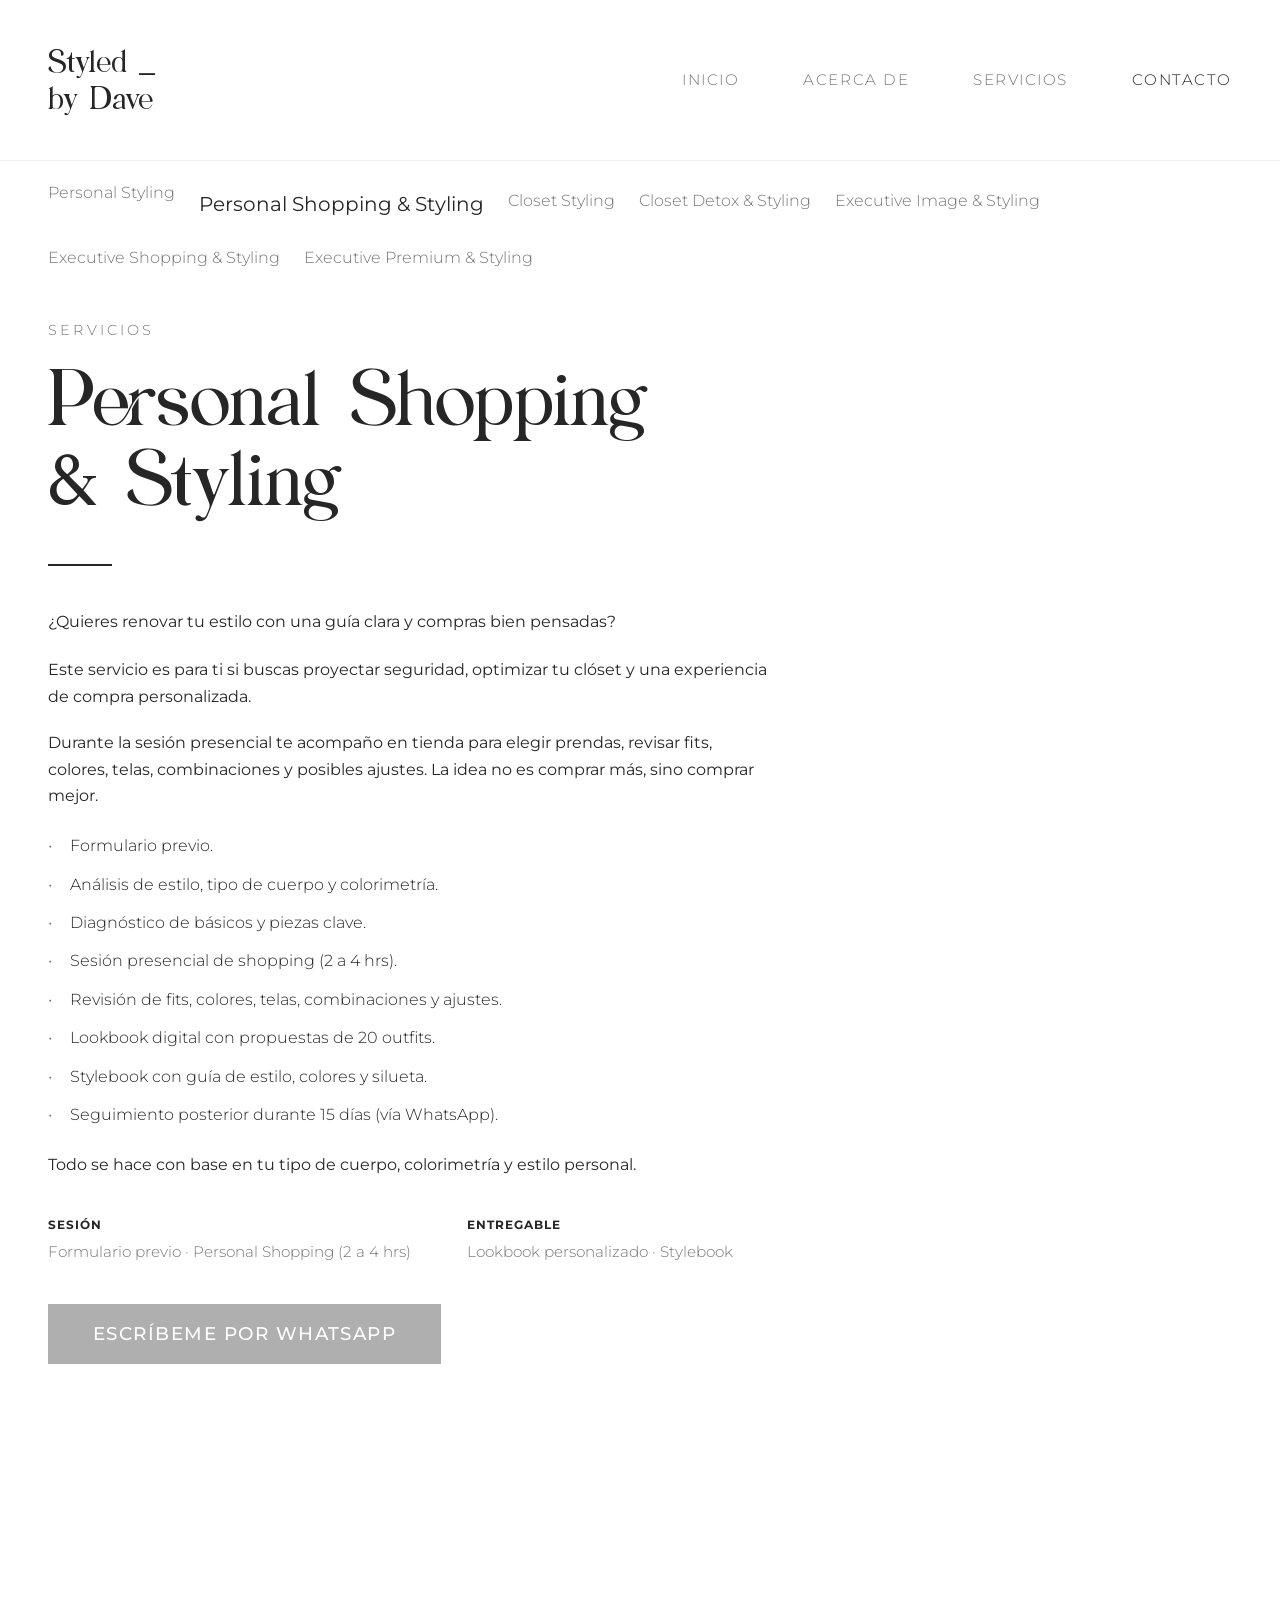
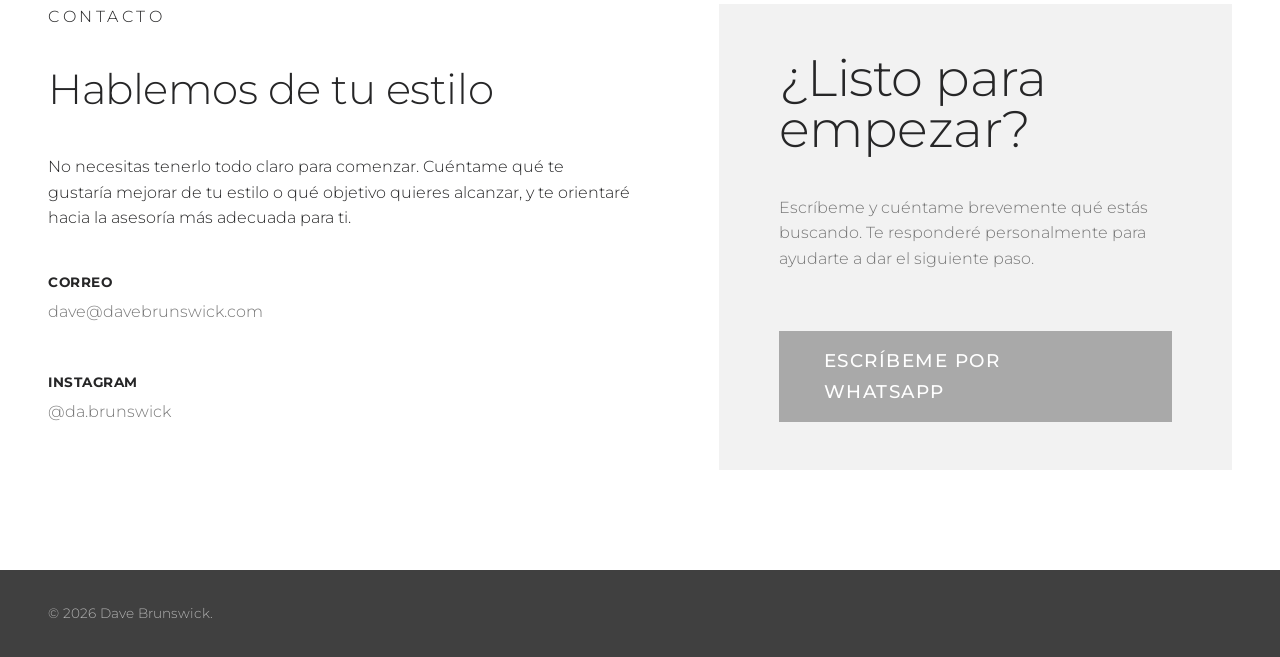
<file: servicios/personal-shopping-styling.html>
<!DOCTYPE html>
<html lang="es">
<head>
<meta charset="UTF-8">
<meta name="viewport" content="width=device-width, initial-scale=1.0">
<title>Personal Shopping & Styling · Styled by Dave</title>
<meta name="description" content="Sesión de shopping presencial para comprar mejor, no más: fits, colores, telas y combinaciones con intención.">
<link rel="stylesheet" href="../css/styles.css">
</head>
<body class="page-interior">

<header class="site-header" id="site-header">
  <div class="container header-inner">
    <a href="../index.html#inicio" class="logo">
      <span class="logo-line">Styled&nbsp;_</span>
      <span class="logo-line">by Dave</span>
    </a>

    <button class="nav-toggle" id="nav-toggle" aria-label="Abrir menú" aria-expanded="false">
      <span></span><span></span><span></span>
    </button>

    <nav class="main-nav" id="main-nav">
      <a href="../index.html#inicio">Inicio</a>
      <a href="../index.html#acerca-de">Acerca de</a>
      <a href="../index.html#servicios" class="active">Servicios</a>
      <a href="#contacto">Contacto</a>
    </nav>
  </div>
</header>

<main>

  <section class="service-detail">
    <div class="container service-detail-layout">

      <nav class="service-sidebar">
        <a href="personal-styling.html">Personal Styling</a>
        <a href="personal-shopping-styling.html" class="active">Personal Shopping &amp; Styling</a>
        <a href="closet-styling.html">Closet Styling</a>
        <a href="closet-detox-styling.html">Closet Detox &amp; Styling</a>
        <a href="executive-image-styling.html">Executive Image &amp; Styling</a>
        <a href="executive-shopping-styling.html">Executive Shopping &amp; Styling</a>
        <a href="executive-premium-styling.html">Executive Premium &amp; Styling</a>
      </nav>

      <div class="service-panel">
        <p class="eyebrow">Servicios</p>
        <h1>Personal Shopping<br>&amp; Styling</h1>
        <div class="service-panel-rule"></div>

        <div class="service-panel-content">
          <p class="service-lede">¿Quieres renovar tu estilo con una guía clara y compras bien pensadas?</p>

          <p>Este servicio es para ti si buscas proyectar seguridad, optimizar tu clóset y una experiencia de compra personalizada.</p>
          <p>Durante la sesión presencial te acompaño en tienda para elegir prendas, revisar fits, colores, telas, combinaciones y posibles ajustes. La idea no es comprar más, sino comprar mejor.</p>

          <ul class="service-features">
          <li>Formulario previo.</li>
          <li>Análisis de estilo, tipo de cuerpo y colorimetría.</li>
          <li>Diagnóstico de básicos y piezas clave.</li>
          <li>Sesión presencial de shopping (2 a 4 hrs).</li>
          <li>Revisión de fits, colores, telas, combinaciones y ajustes.</li>
          <li>Lookbook digital con propuestas de 20 outfits.</li>
          <li>Stylebook con guía de estilo, colores y silueta.</li>
          <li>Seguimiento posterior durante 15 días (vía WhatsApp).</li>
          </ul>

          <p>Todo se hace con base en tu tipo de cuerpo, colorimetría y estilo personal.</p>

          <div class="service-meta-box">
          <div><span>Sesión</span><strong>Formulario previo · Personal Shopping (2 a 4 hrs)</strong></div>
          <div><span>Entregable</span><strong>Lookbook personalizado · Stylebook</strong></div>
          </div>

          <a href="https://wa.me/528120721229?text=Hola%20Dave%2C%20me%20interesa%20el%20servicio%20de%20Personal%20Shopping%20%26%20Styling" target="_blank" rel="noopener" class="btn btn-primary">Escríbeme por WhatsApp</a>
        </div>
      </div>

    </div>
  </section>

  <!-- ===== CONTACTO ===== -->
  <section id="contacto" class="contact">
    <div class="container contact-inner">
      <div class="contact-info">
        <p class="eyebrow">Contacto</p>
        <h2>Hablemos de tu estilo</h2>
        <p>No necesitas tenerlo todo claro para comenzar. Cuéntame qué te gustaría mejorar de tu estilo o qué objetivo quieres alcanzar, y te orientaré hacia la asesoría más adecuada para ti.</p>

        <div class="contact-block">
          <h3>Correo</h3>
          <a href="mailto:dave@davebrunswick.com">dave@davebrunswick.com</a>
        </div>

        <div class="contact-block">
          <h3>Instagram</h3>
          <a href="https://instagram.com/da.brunswick" target="_blank" rel="noopener">@da.brunswick</a>
        </div>
      </div>

      <div class="contact-cta">
        <h2>¿Listo para empezar?</h2>
        <p class="contact-cta-text">Escríbeme y cuéntame brevemente qué estás buscando. Te responderé personalmente para ayudarte a dar el siguiente paso.</p>
        <a href="https://wa.me/528120721229" target="_blank" rel="noopener" class="btn btn-primary btn-whatsapp">Escríbeme por WhatsApp</a>
      </div>
    </div>
  </section>

</main>

<footer class="site-footer">
  <div class="container footer-inner">
    <span>© <span id="year"></span> Dave Brunswick.</span>
  </div>
</footer>

<script src="../js/script.js"></script>
</body>
</html>
</file>
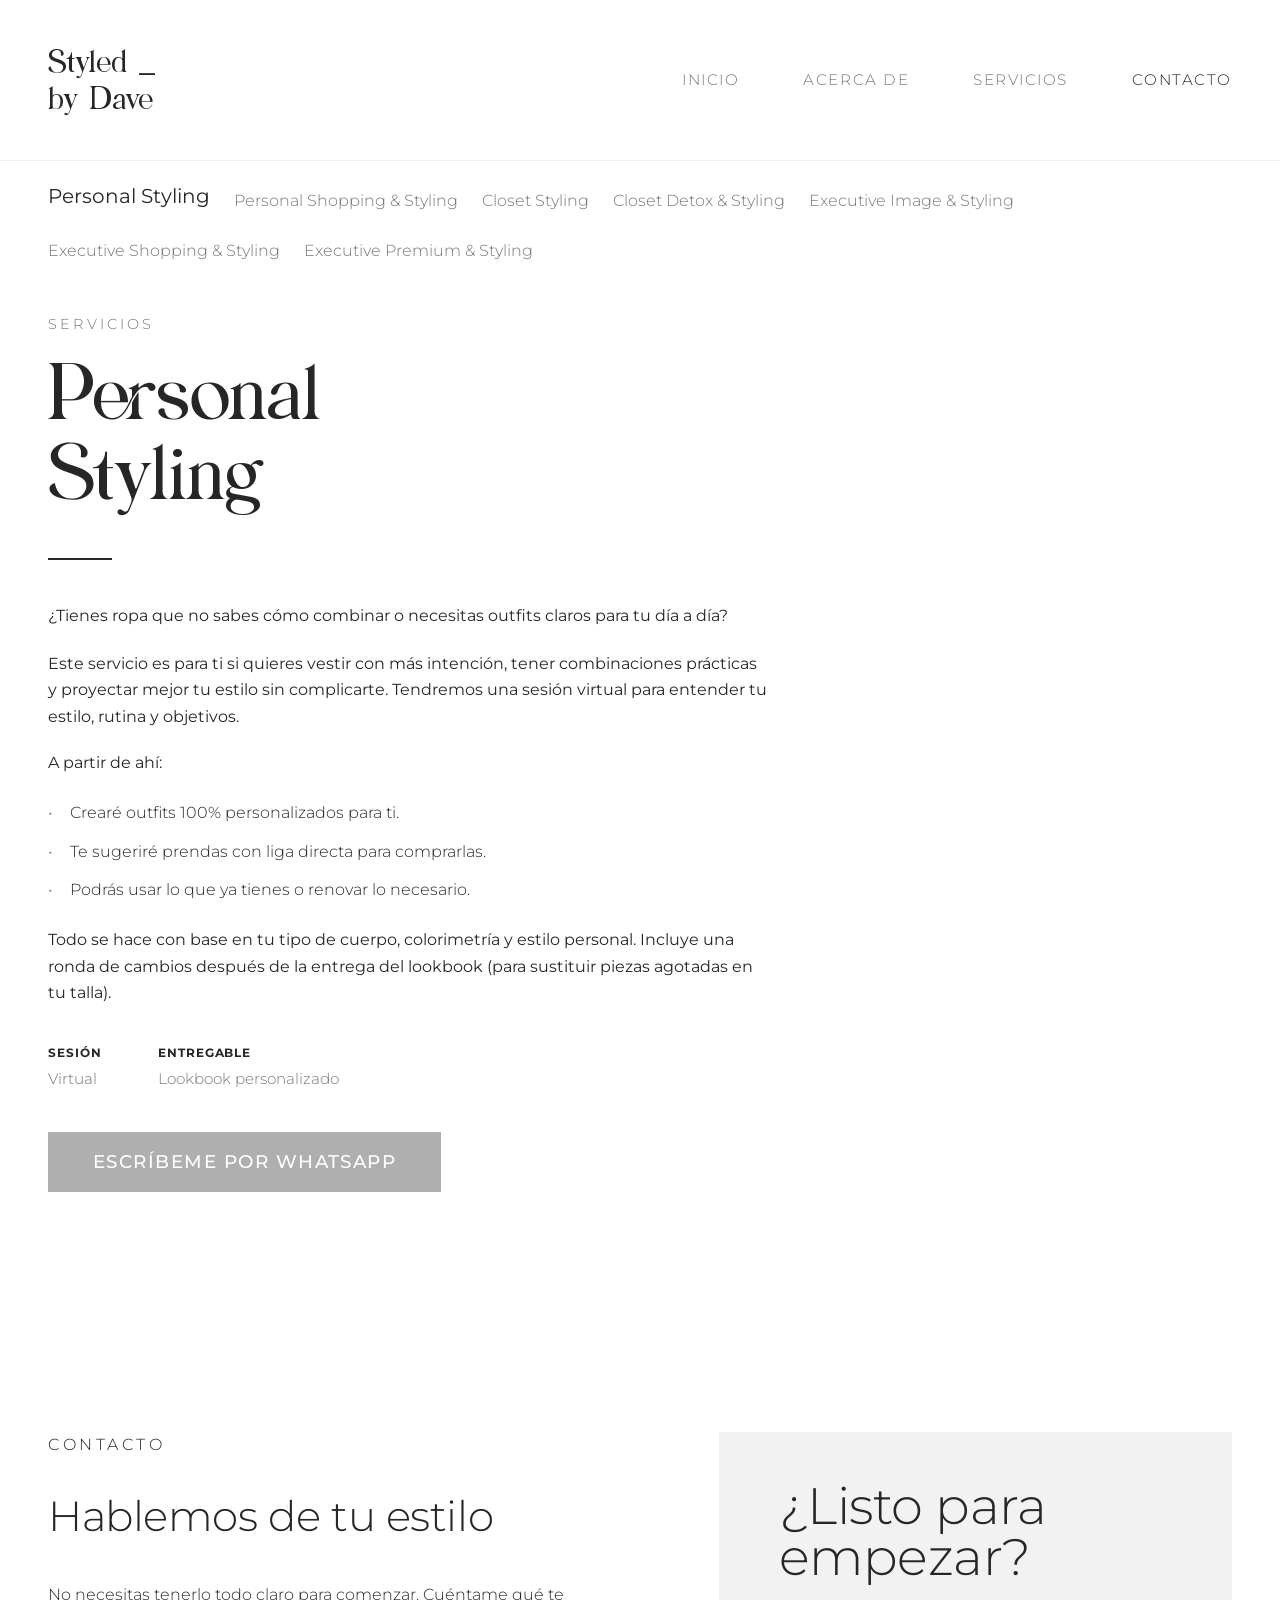
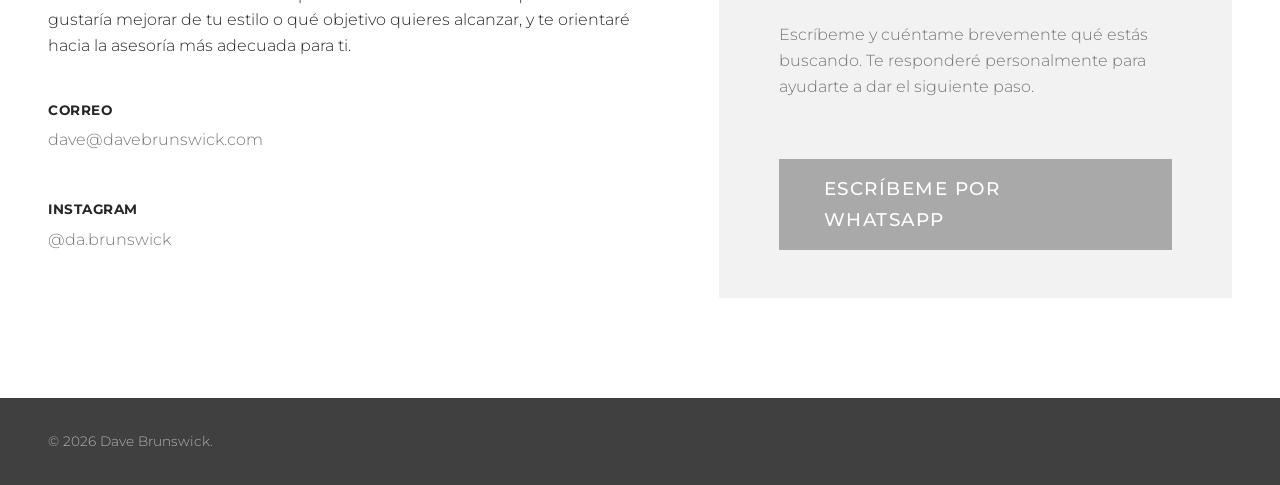
<file: servicios/personal-styling.html>
<!DOCTYPE html>
<html lang="es">
<head>
<meta charset="UTF-8">
<meta name="viewport" content="width=device-width, initial-scale=1.0">
<title>Personal Styling · Styled by Dave</title>
<meta name="description" content="Outfits 100% personalizados a partir de una sesión virtual, según tu tipo de cuerpo, colorimetría y estilo.">
<link rel="stylesheet" href="../css/styles.css">
</head>
<body class="page-interior">

<header class="site-header" id="site-header">
  <div class="container header-inner">
    <a href="../index.html#inicio" class="logo">
      <span class="logo-line">Styled&nbsp;_</span>
      <span class="logo-line">by Dave</span>
    </a>

    <button class="nav-toggle" id="nav-toggle" aria-label="Abrir menú" aria-expanded="false">
      <span></span><span></span><span></span>
    </button>

    <nav class="main-nav" id="main-nav">
      <a href="../index.html#inicio">Inicio</a>
      <a href="../index.html#acerca-de">Acerca de</a>
      <a href="../index.html#servicios" class="active">Servicios</a>
      <a href="#contacto">Contacto</a>
    </nav>
  </div>
</header>

<main>

  <section class="service-detail">
    <div class="container service-detail-layout">

      <nav class="service-sidebar">
        <a href="personal-styling.html" class="active">Personal Styling</a>
        <a href="personal-shopping-styling.html">Personal Shopping &amp; Styling</a>
        <a href="closet-styling.html">Closet Styling</a>
        <a href="closet-detox-styling.html">Closet Detox &amp; Styling</a>
        <a href="executive-image-styling.html">Executive Image &amp; Styling</a>
        <a href="executive-shopping-styling.html">Executive Shopping &amp; Styling</a>
        <a href="executive-premium-styling.html">Executive Premium &amp; Styling</a>
      </nav>

      <div class="service-panel">
        <p class="eyebrow">Servicios</p>
        <h1>Personal<br>Styling</h1>
        <div class="service-panel-rule"></div>

        <div class="service-panel-content">
          <p class="service-lede">¿Tienes ropa que no sabes cómo combinar o necesitas outfits claros para tu día a día?</p>

          <p>Este servicio es para ti si quieres vestir con más intención, tener combinaciones prácticas y proyectar mejor tu estilo sin complicarte. Tendremos una sesión virtual para entender tu estilo, rutina y objetivos.</p>
          <p>A partir de ahí:</p>

          <ul class="service-features">
          <li>Crearé outfits 100% personalizados para ti.</li>
          <li>Te sugeriré prendas con liga directa para comprarlas.</li>
          <li>Podrás usar lo que ya tienes o renovar lo necesario.</li>
          </ul>

          <p>Todo se hace con base en tu tipo de cuerpo, colorimetría y estilo personal. Incluye una ronda de cambios después de la entrega del lookbook (para sustituir piezas agotadas en tu talla).</p>

          <div class="service-meta-box">
          <div><span>Sesión</span><strong>Virtual</strong></div>
          <div><span>Entregable</span><strong>Lookbook personalizado</strong></div>
          </div>

          <a href="https://wa.me/528120721229?text=Hola%20Dave%2C%20me%20interesa%20el%20servicio%20de%20Personal%20Styling" target="_blank" rel="noopener" class="btn btn-primary">Escríbeme por WhatsApp</a>
        </div>
      </div>

    </div>
  </section>

  <!-- ===== CONTACTO ===== -->
  <section id="contacto" class="contact">
    <div class="container contact-inner">
      <div class="contact-info">
        <p class="eyebrow">Contacto</p>
        <h2>Hablemos de tu estilo</h2>
        <p>No necesitas tenerlo todo claro para comenzar. Cuéntame qué te gustaría mejorar de tu estilo o qué objetivo quieres alcanzar, y te orientaré hacia la asesoría más adecuada para ti.</p>

        <div class="contact-block">
          <h3>Correo</h3>
          <a href="mailto:dave@davebrunswick.com">dave@davebrunswick.com</a>
        </div>

        <div class="contact-block">
          <h3>Instagram</h3>
          <a href="https://instagram.com/da.brunswick" target="_blank" rel="noopener">@da.brunswick</a>
        </div>
      </div>

      <div class="contact-cta">
        <h2>¿Listo para empezar?</h2>
        <p class="contact-cta-text">Escríbeme y cuéntame brevemente qué estás buscando. Te responderé personalmente para ayudarte a dar el siguiente paso.</p>
        <a href="https://wa.me/528120721229" target="_blank" rel="noopener" class="btn btn-primary btn-whatsapp">Escríbeme por WhatsApp</a>
      </div>
    </div>
  </section>

</main>

<footer class="site-footer">
  <div class="container footer-inner">
    <span>© <span id="year"></span> Dave Brunswick.</span>
  </div>
</footer>

<script src="../js/script.js"></script>
</body>
</html>
</file>
<file: css/styles.css>
@font-face {
  font-family: 'Fraternite';
  src: url('../assets/fonts/Fraternite.ttf') format('truetype');
  font-weight: normal;
  font-style: normal;
  font-display: swap;
}

@font-face {
  font-family: 'Montserrat';
  src: url('../assets/fonts/Montserrat-Variable.ttf') format('truetype-variations');
  font-weight: 100 900;
  font-style: normal;
  font-display: swap;
}

@font-face {
  font-family: 'Montserrat';
  src: url('../assets/fonts/Montserrat-Italic-Variable.ttf') format('truetype-variations');
  font-weight: 100 900;
  font-style: italic;
  font-display: swap;
}

:root {
  --color-ink: #262627;
  --color-charcoal: #404040;
  --color-surface: #f2f2f2;
  --color-white: #ffffff;
  --color-muted: #767676;
  --color-muted-dark: rgba(255, 255, 255, 0.62);
  --color-border: rgba(0, 0, 0, 0.1);
  --btn-gray: rgba(110, 110, 110, 0.55);
  --btn-gray-hover: rgba(110, 110, 110, 0.8);

  --font-display: 'Fraternite', 'Playfair Display', serif;
  --font-body: 'Montserrat', sans-serif;

  --container-width: 1400px;
}

* {
  box-sizing: border-box;
  margin: 0;
  padding: 0;
}

html {
  scroll-behavior: smooth;
}

body {
  font-family: var(--font-body);
  font-weight: 300;
  color: var(--color-ink);
  background: var(--color-white);
  line-height: 1.65;
}

img {
  max-width: 100%;
  display: block;
}

a {
  color: inherit;
  text-decoration: none;
}

.container {
  width: 100%;
  max-width: var(--container-width);
  margin: 0 auto;
  padding: 0 48px;
}

.eyebrow {
  font-family: var(--font-body);
  letter-spacing: 0.22em;
  text-transform: uppercase;
  font-size: 0.9rem;
  font-weight: 300;
  color: var(--color-muted);
  margin-bottom: 14px;
}

.eyebrow.center {
  text-align: center;
}

.section-title {
  font-family: var(--font-body);
  font-weight: 300;
  font-size: 3.6rem;
  letter-spacing: -0.01em;
  margin-bottom: 60px;
}

.section-title.center {
  text-align: center;
}

.btn {
  display: inline-block;
  font-family: var(--font-body);
  font-size: 1.15rem;
  font-weight: 500;
  letter-spacing: 0.08em;
  text-transform: uppercase;
  padding: 15px 45px;
  border: none;
  border-radius: 0;
  cursor: pointer;
  transition: background 0.25s ease, color 0.25s ease;
}

.btn-primary {
  background: var(--btn-gray);
  color: var(--color-white);
}

.btn-primary:hover {
  background: var(--btn-gray-hover);
}

/* ===== Header ===== */
.site-header {
  position: fixed;
  top: 0;
  left: 0;
  right: 0;
  z-index: 100;
  background: transparent;
  transition: background 0.3s ease, box-shadow 0.3s ease;
}

.site-header.scrolled {
  background: var(--color-white);
  box-shadow: 0 1px 0 rgba(0, 0, 0, 0.06);
}

.header-inner {
  display: flex;
  align-items: center;
  justify-content: space-between;
  height: 160px;
}

.logo {
  font-family: var(--font-display);
  font-size: 2rem;
  line-height: 1.15;
  color: var(--color-white);
}

.logo-line {
  display: block;
}

.site-header.scrolled .logo {
  color: var(--color-ink);
}

.main-nav {
  display: flex;
  gap: 64px;
}

.main-nav a {
  font-size: 0.95rem;
  letter-spacing: 0.1em;
  text-transform: uppercase;
  color: rgba(255, 255, 255, 0.6);
  transition: color 0.2s ease;
}

.main-nav a.active,
.main-nav a[aria-current="page"] {
  color: var(--color-white);
}

.site-header.scrolled .main-nav a {
  color: var(--color-muted);
}

.site-header.scrolled .main-nav a.active,
.site-header.scrolled .main-nav a[aria-current="page"] {
  color: var(--color-ink);
}

.main-nav a:hover {
  color: var(--color-white);
}

.site-header.scrolled .main-nav a:hover {
  color: var(--color-ink);
}

.nav-toggle {
  display: none;
  flex-direction: column;
  justify-content: center;
  gap: 5px;
  width: 32px;
  height: 32px;
  background: none;
  border: none;
  cursor: pointer;
  z-index: 101;
}

.nav-toggle span {
  display: block;
  height: 2px;
  width: 100%;
  background: var(--color-white);
  transition: background 0.2s ease;
}

.site-header.scrolled .nav-toggle span {
  background: var(--color-ink);
}

.page-interior .site-header {
  background: var(--color-white);
  box-shadow: 0 1px 0 rgba(0, 0, 0, 0.06);
}

.page-interior .logo,
.page-interior .nav-toggle span {
  color: var(--color-ink);
}

.page-interior .main-nav a {
  color: var(--color-muted);
}

.page-interior .main-nav a.active,
.page-interior .main-nav a[aria-current="page"] {
  color: var(--color-ink);
}

.page-interior .main-nav a:hover {
  color: var(--color-ink);
}

/* ===== Hero ===== */
.hero {
  height: 800px;
  display: flex;
  align-items: flex-start;
  padding-top: 196px;
  background: var(--color-ink);
  background-image: url('../assets/images/dave-hero.jpg');
  background-size: cover;
  background-position: top center;
  color: var(--color-white);
}

.hero-inner {
  max-width: 800px;
}

.hero .eyebrow {
  color: rgba(255, 255, 255, 0.75);
  margin-bottom: 46px;
}

.hero h1 {
  font-family: var(--font-body);
  font-weight: 300;
  font-size: 52px;
  line-height: 1;
  letter-spacing: -0.01em;
  margin-bottom: 32px;
}

.hero-subtitle {
  font-size: 20px;
  line-height: 1.5;
  font-weight: 300;
  color: var(--color-muted-dark);
  margin-bottom: 88px;
  max-width: 790px;
}

.hero-inner .btn {
  font-size: 14px;
  height: 50px;
  line-height: 50px;
  padding: 0 44px;
}

/* ===== Acerca de ===== */
.about {
  padding: 100px 0;
}

.about-inner {
  display: grid;
  grid-template-columns: 0.88fr 1fr;
  gap: 88px;
  align-items: center;
}

.about-image img {
  aspect-ratio: 3 / 4;
  object-fit: cover;
  width: 100%;
  filter: grayscale(1);
}

.about-content > .eyebrow {
  margin-bottom: 48px;
}

.about-content h2 {
  font-family: var(--font-display);
  font-size: 3.6rem;
  font-weight: 400;
  margin-bottom: 0;
}

.about-content p {
  margin-bottom: 36px;
  color: var(--color-ink);
  font-weight: 300;
  font-size: 16px;
  line-height: 1.6;
}

.about-features {
  display: flex;
  list-style: none;
  margin: 60px 0;
}

.about-features li {
  flex: 1;
  padding: 0 28px;
  border-left: 1px solid var(--color-border);
}

.about-features li:first-child {
  padding-left: 0;
  border-left: none;
}

.about-features strong {
  display: block;
  font-size: 0.85rem;
  font-weight: 700;
  letter-spacing: 0.04em;
  text-transform: uppercase;
  margin-bottom: 8px;
}

.about-features span {
  font-size: 0.92rem;
  font-weight: 300;
  color: var(--color-muted);
}

/* ===== Servicios (carrusel) ===== */
.services {
  padding: 100px 0;
  background: var(--color-surface);
  color: var(--color-ink);
}

.services .eyebrow {
  margin: 0;
}

.carousel {
  display: flex;
  align-items: center;
  gap: 20px;
}

.carousel-track {
  flex: 1;
  display: flex;
  gap: 32px;
  overflow-x: auto;
  scroll-snap-type: x mandatory;
  scroll-behavior: smooth;
  padding-bottom: 4px;
  scrollbar-width: none;
  -ms-overflow-style: none;
}

.carousel-track::-webkit-scrollbar {
  display: none;
}

.carousel-track .service-card {
  flex: 0 0 calc((100% - 64px) / 3);
  scroll-snap-align: start;
}

.carousel-arrow {
  flex: 0 0 auto;
  width: 60px;
  height: 60px;
  border-radius: 50%;
  border: 1px solid var(--color-border);
  background: var(--color-white);
  color: var(--color-ink);
  font-size: 1.1rem;
  line-height: 1;
  cursor: pointer;
  display: flex;
  align-items: center;
  justify-content: center;
  transition: background 0.2s ease, color 0.2s ease;
}

.carousel-arrow.carousel-next {
  background: var(--color-ink);
  color: var(--color-white);
  border-color: var(--color-ink);
}

.carousel-arrow:not(:disabled):hover {
  background: var(--color-ink);
  color: var(--color-white);
  border-color: var(--color-ink);
}

.carousel-arrow:disabled {
  opacity: 0.35;
  cursor: not-allowed;
}

.carousel-dots {
  display: flex;
  justify-content: center;
  gap: 8px;
  margin-top: 40px;
}

.carousel-dot {
  width: 8px;
  height: 8px;
  padding: 0;
  border: none;
  border-radius: 50%;
  background: var(--color-ink);
  opacity: 0.25;
  cursor: pointer;
  transition: opacity 0.2s ease;
}

.carousel-dot.active {
  opacity: 1;
}

.service-card {
  display: block;
  background: var(--color-charcoal);
  color: var(--color-white);
  padding: 48px 40px;
  min-height: 400px;
  cursor: pointer;
  transition: transform 0.25s ease;
}

.service-card:hover {
  transform: translateY(-6px);
}

.service-card h3 {
  font-family: var(--font-display);
  font-size: 38px;
  font-weight: 400;
  line-height: 1;
  margin-bottom: 28px;
}

.service-card-rule {
  width: 124px;
  height: 2px;
  background: rgba(255, 255, 255, 0.4);
  margin-bottom: 28px;
}

.service-card p {
  font-size: 16px;
  line-height: 1.5;
  font-weight: 300;
  color: rgba(255, 255, 255, 0.72);
}

/* ===== Servicio (detalle) ===== */
.service-detail {
  padding: 180px 0 140px;
  min-height: 70vh;
}

.service-detail-layout {
  display: grid;
  grid-template-columns: minmax(390px, 0.4fr) 1fr;
  gap: 60px;
  align-items: start;
}

.service-sidebar {
  display: flex;
  flex-direction: column;
}

.service-sidebar a {
  padding: 29px 0;
  border-bottom: 1px solid var(--color-border);
  font-size: 1rem;
  font-weight: 300;
  color: var(--color-muted);
  transition: color 0.2s ease;
}

.service-sidebar a:first-child {
  padding-top: 0;
}

.service-sidebar a:hover {
  color: var(--color-ink);
}

.service-sidebar a.active {
  color: var(--color-ink);
  font-size: 20px;
  font-weight: 400;
  border-bottom-color: var(--color-ink);
}

.service-panel > .eyebrow {
  margin-bottom: 15px;
}

.service-panel h1 {
  font-family: var(--font-display);
  font-size: 80px;
  font-weight: 400;
  line-height: 1;
  margin: 0 0 46px;
}

.service-panel-rule {
  width: 64px;
  height: 2px;
  background: var(--color-ink);
  margin-bottom: 40px;
}

.service-lede {
  font-family: var(--font-body);
  font-weight: 400;
  font-size: 20px;
  color: var(--color-ink);
  line-height: 1.95;
  margin-bottom: 36px;
  max-width: 720px;
}

.service-panel-content p {
  color: var(--color-ink);
  font-weight: 400;
  font-size: 16px;
  margin-bottom: 20px;
  max-width: 720px;
}

.service-tier-label {
  font-size: 0.75rem;
  letter-spacing: 0.1em;
  text-transform: uppercase;
  color: var(--color-muted);
  margin-bottom: 8px;
}

.service-tier h2 {
  font-family: var(--font-display);
  font-size: 1.9rem;
  font-weight: 400;
  margin-bottom: 24px;
}

.service-tier {
  padding-top: 72px;
  margin-top: 72px;
  border-top: 1px solid var(--color-border);
}

.service-tier:first-of-type {
  padding-top: 0;
  margin-top: 0;
  border-top: none;
}

.service-features {
  list-style: none;
  display: flex;
  flex-direction: column;
  gap: 12px;
  margin: 24px 0;
}

.service-features li {
  position: relative;
  padding-left: 22px;
  color: var(--color-ink);
  font-weight: 300;
  max-width: 720px;
}

.service-features li::before {
  content: '\2022';
  position: absolute;
  left: 0;
  color: var(--color-muted);
}

.service-meta-box {
  display: flex;
  gap: 56px;
  margin: 36px 0 40px;
}

.service-meta-box span {
  display: block;
  font-size: 0.75rem;
  letter-spacing: 0.08em;
  text-transform: uppercase;
  font-weight: 700;
  color: var(--color-ink);
  margin-bottom: 4px;
}

.service-meta-box strong {
  font-weight: 300;
  font-size: 0.95rem;
  color: var(--color-muted);
  display: block;
}

/* ===== Contacto ===== */
.contact {
  padding: 100px 0;
}

.contact-inner {
  display: grid;
  grid-template-columns: 1fr 0.88fr;
  gap: 88px;
}

.contact-info > .eyebrow {
  margin-bottom: 25px;
}

.contact-info h2 {
  font-family: var(--font-body);
  font-weight: 300;
  font-size: 42px;
  letter-spacing: -0.01em;
  margin-bottom: 30px;
}

.contact-info > p {
  color: var(--color-ink);
  font-weight: 300;
  font-size: 16px;
  line-height: 1.6;
  margin-bottom: 40px;
  max-width: 620px;
}

.contact-block {
  margin-bottom: 45px;
}

.contact-block h3 {
  font-size: 0.85rem;
  font-weight: 700;
  letter-spacing: 0.04em;
  text-transform: uppercase;
  margin-bottom: 6px;
}

.contact-block a {
  font-size: 1rem;
  font-weight: 300;
  color: var(--color-muted);
  transition: color 0.2s ease;
}

.contact-block a:hover {
  color: var(--color-ink);
}

.contact-cta {
  display: flex;
  flex-direction: column;
  justify-content: center;
  padding: 5px 60px;
  background: var(--color-surface);
}

.contact-cta h2 {
  font-family: var(--font-body);
  font-weight: 300;
  font-size: 3.2rem;
  line-height: 1;
  letter-spacing: -0.01em;
  margin-bottom: 40px;
}

.contact-cta-text {
  color: var(--color-muted);
  font-size: 16px;
  line-height: 1.6;
  font-weight: 300;
  margin-bottom: 60px;
}

.btn-whatsapp {
  align-self: flex-start;
}

/* ===== Footer ===== */
.site-footer {
  background: var(--color-charcoal);
  color: rgba(255, 255, 255, 0.6);
  padding: 32px 0;
}

.footer-inner {
  display: flex;
  align-items: center;
  justify-content: space-between;
  font-size: 0.85rem;
  font-weight: 300;
}

.footer-social {
  display: flex;
  gap: 20px;
}

.footer-social a:hover {
  color: var(--color-white);
}

/* ===== Responsive ===== */
/* Below 1400px the 2-column service-detail layout doesn't have room for a
   100px title (e.g. "Executive Shopping") without wrapping to 3 lines, so
   it stacks to a single column much earlier than the other breakpoints. */
@media (max-width: 1400px) {
  .service-detail-layout {
    grid-template-columns: 1fr;
    gap: 40px;
  }

  .service-sidebar {
    flex-direction: row;
    flex-wrap: wrap;
    gap: 8px 24px;
  }

  .service-sidebar a {
    padding: 8px 0;
    border-bottom: none;
  }
}

@media (max-width: 900px) {
  .about-inner,
  .contact-inner {
    grid-template-columns: 1fr;
  }

  .carousel-track .service-card {
    flex: 0 0 calc((100% - 32px) / 2);
  }

  .header-inner {
    height: 130px;
  }

  .hero {
    padding-top: 150px;
  }

  .hero h1 {
    font-size: 2.4rem;
  }

  .hero-subtitle {
    font-size: 1.2rem;
  }

  .service-panel h1 {
    font-size: 2.4rem;
  }

  .container {
    padding: 0 32px;
  }

  .about-features {
    flex-direction: column;
    gap: 20px;
  }

  .about-features li {
    padding: 0;
    border-left: none;
    border-top: 1px solid var(--color-border);
    padding-top: 20px;
  }

  .about-features li:first-child {
    border-top: none;
    padding-top: 0;
  }

  .section-title {
    font-size: 2.6rem;
    margin-bottom: 56px;
  }

  .about-content h2,
  .contact-info h2 {
    font-size: 2.6rem;
  }

  .about-content p,
  .contact-info > p,
  .contact-cta-text {
    font-size: 1.15rem;
  }

  .service-card h3 {
    font-size: 2rem;
  }

  .service-card p {
    font-size: 1.1rem;
  }

  .contact-cta h2 {
    font-size: 2.4rem;
  }
}

@media (max-width: 640px) {
  .container {
    padding: 0 24px;
  }

  .nav-toggle {
    display: flex;
  }

  .main-nav {
    position: fixed;
    top: 0;
    right: 0;
    height: 100vh;
    width: 70%;
    max-width: 300px;
    background: var(--color-white);
    flex-direction: column;
    justify-content: center;
    align-items: flex-start;
    gap: 28px;
    padding: 40px;
    transform: translateX(100%);
    transition: transform 0.3s ease;
  }

  .main-nav.open {
    transform: translateX(0);
  }

  .main-nav a {
    color: var(--color-ink) !important;
    font-size: 1rem;
  }

  .carousel-track .service-card {
    flex: 0 0 85%;
  }

  .carousel-arrow {
    width: 40px;
    height: 40px;
  }

  .header-inner {
    height: 110px;
  }

  .logo {
    font-size: 1.6rem;
  }

  .hero {
    padding-top: 130px;
  }

  .hero h1 {
    font-size: 2rem;
  }

  .hero .eyebrow {
    margin-bottom: 24px;
  }

  .hero-subtitle {
    font-size: 1.05rem;
    margin-bottom: 40px;
  }

  .service-meta-box {
    flex-direction: column;
    gap: 20px;
  }

  .about,
  .services,
  .contact {
    padding: 90px 0;
  }

  .service-detail {
    padding: 130px 0 90px;
  }

  .contact-cta {
    padding: 32px;
  }

  .section-title {
    font-size: 2rem;
    margin-bottom: 40px;
  }

  .services .eyebrow {
    margin-bottom: 24px;
  }

  .about-content > .eyebrow,
  .contact-info > .eyebrow {
    margin-bottom: 24px;
  }

  .about-content h2,
  .contact-info h2 {
    font-size: 2rem;
    margin-bottom: 20px;
  }

  .about-content p {
    margin-bottom: 20px;
  }

  .about-content p,
  .contact-info > p,
  .contact-cta-text {
    font-size: 1rem;
  }

  .contact-info > p {
    margin-bottom: 36px;
  }

  .about-features {
    margin: 40px 0;
  }

  .contact-block {
    margin-bottom: 28px;
  }

  .service-card {
    padding: 32px 28px;
    min-height: 320px;
  }

  .service-card h3 {
    font-size: 1.6rem;
    margin-bottom: 18px;
  }

  .service-card-rule {
    width: 60px;
    margin-bottom: 18px;
  }

  .service-card p {
    font-size: 1rem;
  }

  .contact-cta h2 {
    font-size: 1.8rem;
    margin-bottom: 16px;
  }

  .contact-cta-text {
    margin-bottom: 28px;
  }
}
</file>
